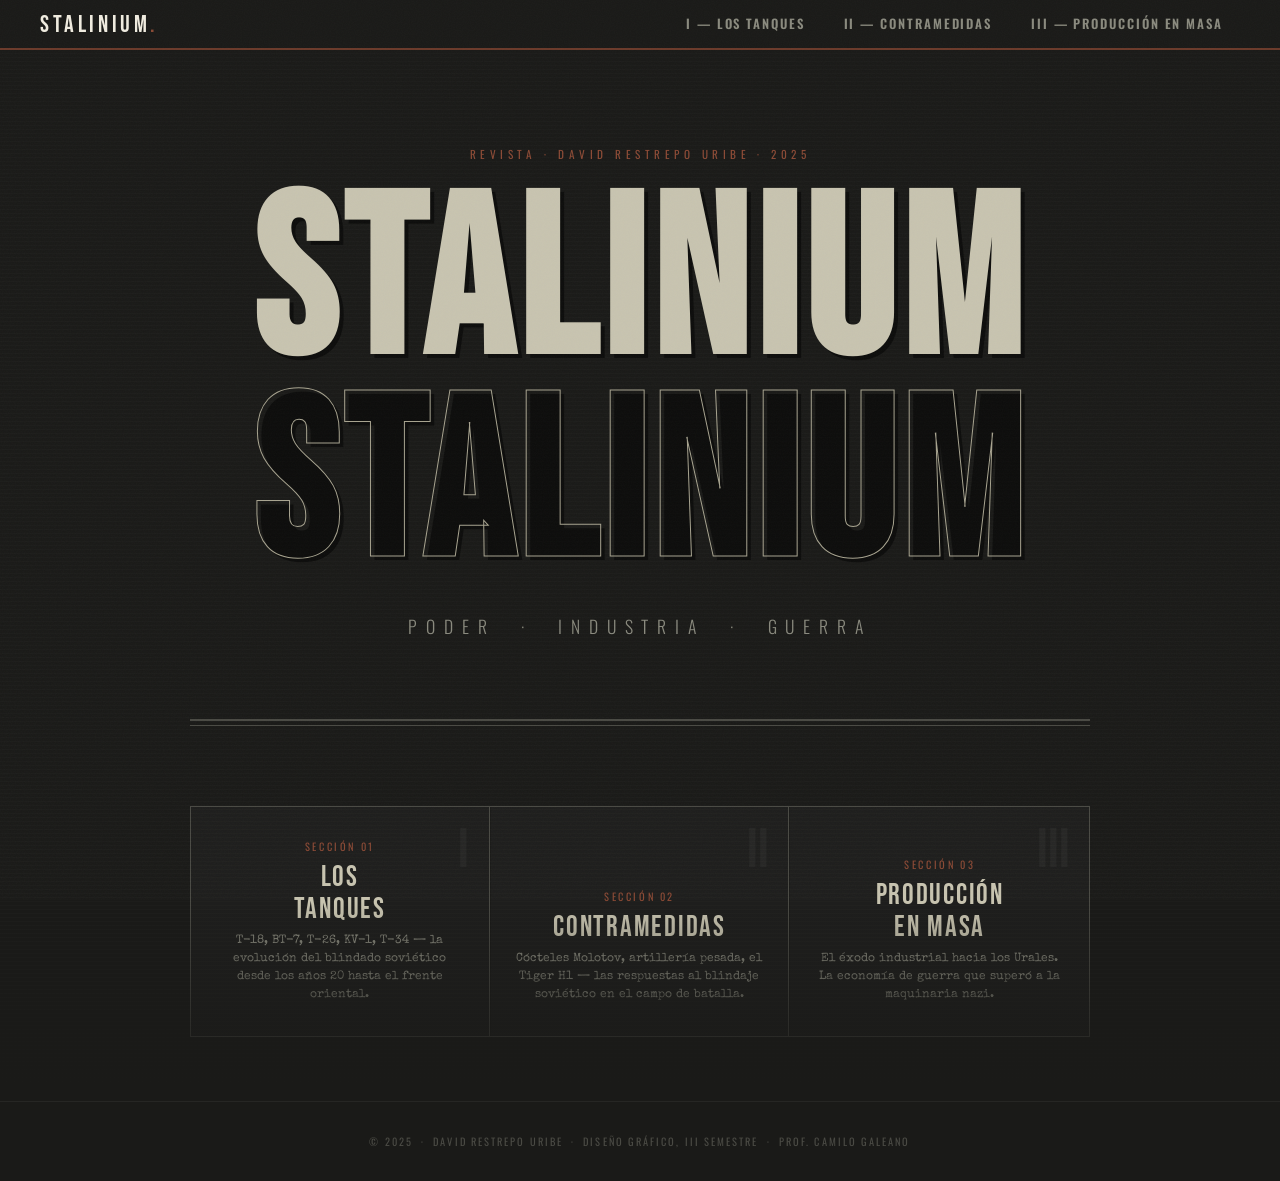
<file: INDEX.html>
<!DOCTYPE html>
<html lang="es">
<head>
  <meta charset="UTF-8">
  <meta name="viewport" content="width=device-width, initial-scale=1.0">
  <title>Stalinium — Poder, Industria, Guerra</title>
  <link rel="stylesheet" href="style.css">
</head>
<body id="home">

  <nav class="site-nav">
    <a href="index.html" class="nav-brand">STALINIUM<span>.</span></a>
    <ul class="nav-links">
      <li><a href="seccion1.html">I — Los Tanques</a></li>
      <li><a href="seccion2.html">II — Contramedidas</a></li>
      <li><a href="seccion3.html">III — Producción en Masa</a></li>
    </ul>
  </nav>

  <section class="home-hero">
    <p class="home-eyebrow">Revista · David Restrepo Uribe · 2025</p>
    <h1 class="home-title">
      STALINIUM<br>
      <span class="outline">STALINIUM</span>
    </h1>
    <p class="home-subtitle">Poder &nbsp;·&nbsp; Industria &nbsp;·&nbsp; Guerra</p>

    <hr class="divider" style="width:100%;max-width:900px;">

    <div class="home-nav-grid">

      <a href="seccion1.html" class="home-nav-card">
        <span class="card-num">I</span>
        <span class="card-tag">Sección 01</span>
        <span class="card-title">Los<br>Tanques</span>
        <span class="card-desc">T-18, BT-7, T-26, KV-1, T-34 — la evolución del blindado soviético desde los años 20 hasta el frente oriental.</span>
      </a>

      <a href="seccion2.html" class="home-nav-card">
        <span class="card-num">II</span>
        <span class="card-tag">Sección 02</span>
        <span class="card-title">Contra&shy;medidas</span>
        <span class="card-desc">Cócteles Molotov, artillería pesada, el Tiger H1 — las respuestas al blindaje soviético en el campo de batalla.</span>
      </a>

      <a href="seccion3.html" class="home-nav-card">
        <span class="card-num">III</span>
        <span class="card-tag">Sección 03</span>
        <span class="card-title">Producción<br>en Masa</span>
        <span class="card-desc">El éxodo industrial hacia los Urales. La economía de guerra que superó a la maquinaria nazi.</span>
      </a>

    </div>
  </section>

  <footer class="home-footer">
    <p>© 2025 &nbsp;·&nbsp; David Restrepo Uribe &nbsp;·&nbsp; Diseño Gráfico, III Semestre &nbsp;·&nbsp; Prof. Camilo Galeano</p>
  </footer>

</body>
</html>
</file>
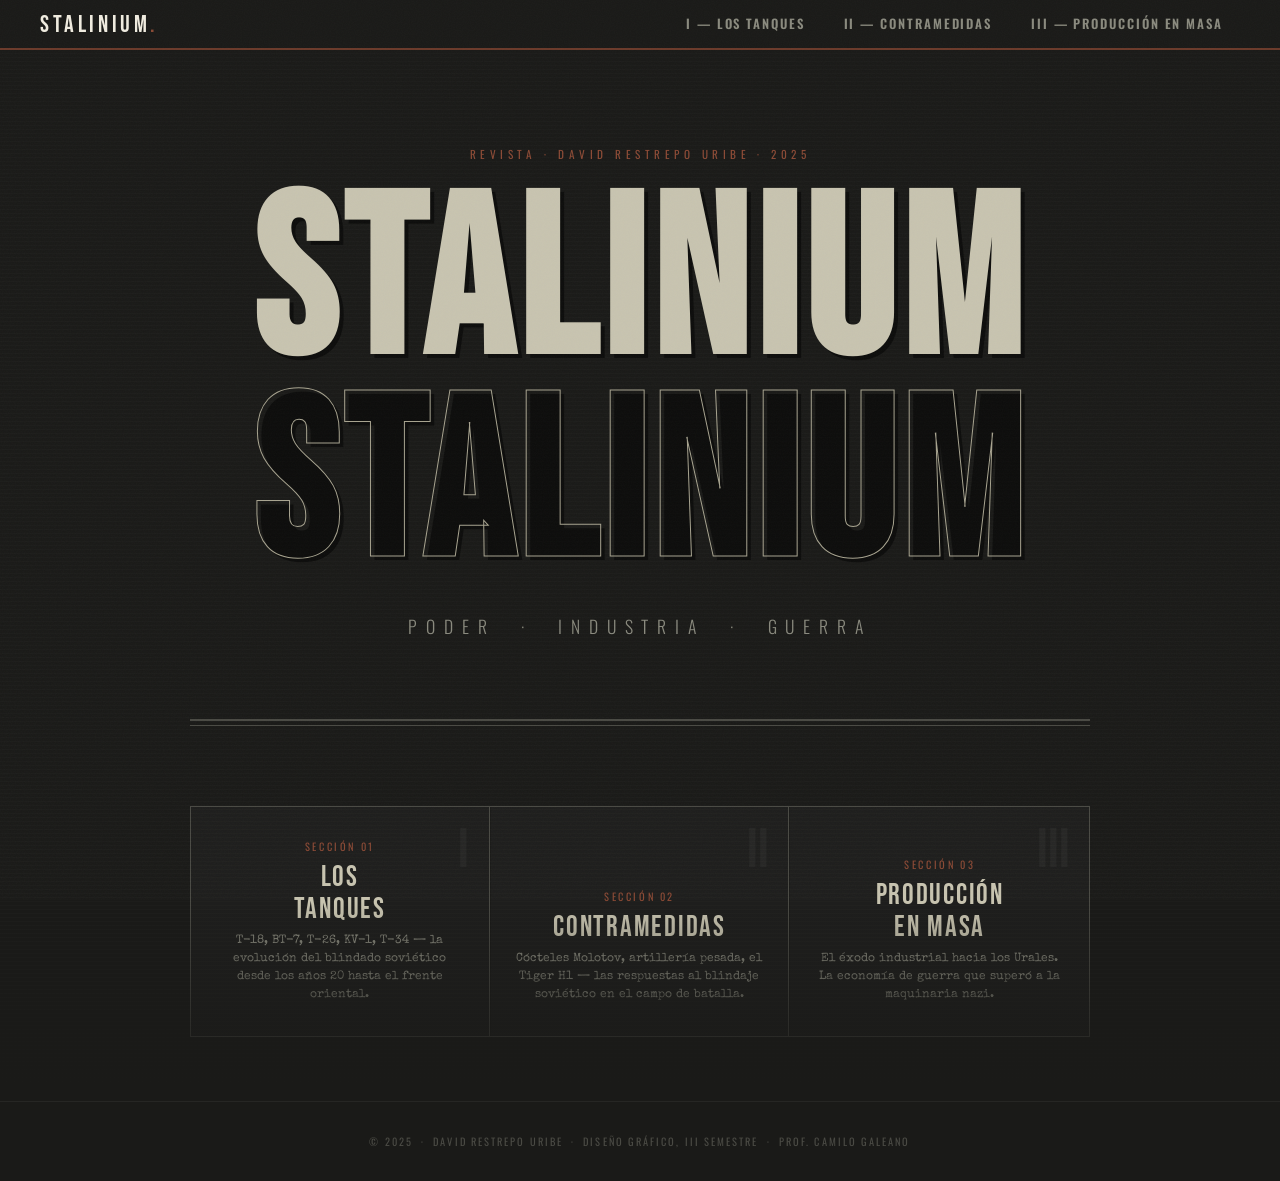
<file: Index.html>
<!DOCTYPE html>
<html lang="es">
<head>
  <meta charset="UTF-8">
  <meta name="viewport" content="width=device-width, initial-scale=1.0">
  <title>Stalinium — Poder, Industria, Guerra</title>
  <link rel="stylesheet" href="style.css">
</head>
<body id="home">

  <nav class="site-nav">
    <a href="index.html" class="nav-brand">STALINIUM<span>.</span></a>
    <ul class="nav-links">
      <li><a href="seccion1.html">I — Los Tanques</a></li>
      <li><a href="seccion2.html">II — Contramedidas</a></li>
      <li><a href="seccion3.html">III — Producción en Masa</a></li>
    </ul>
  </nav>

  <section class="home-hero">
    <p class="home-eyebrow">Revista · David Restrepo Uribe · 2025</p>
    <h1 class="home-title">
      STALINIUM<br>
      <span class="outline">STALINIUM</span>
    </h1>
    <p class="home-subtitle">Poder &nbsp;·&nbsp; Industria &nbsp;·&nbsp; Guerra</p>

    <hr class="divider" style="width:100%;max-width:900px;">

    <div class="home-nav-grid">

      <a href="seccion1.html" class="home-nav-card">
        <span class="card-num">I</span>
        <span class="card-tag">Sección 01</span>
        <span class="card-title">Los<br>Tanques</span>
        <span class="card-desc">T-18, BT-7, T-26, KV-1, T-34 — la evolución del blindado soviético desde los años 20 hasta el frente oriental.</span>
      </a>

      <a href="seccion2.html" class="home-nav-card">
        <span class="card-num">II</span>
        <span class="card-tag">Sección 02</span>
        <span class="card-title">Contra&shy;medidas</span>
        <span class="card-desc">Cócteles Molotov, artillería pesada, el Tiger H1 — las respuestas al blindaje soviético en el campo de batalla.</span>
      </a>

      <a href="seccion3.html" class="home-nav-card">
        <span class="card-num">III</span>
        <span class="card-tag">Sección 03</span>
        <span class="card-title">Producción<br>en Masa</span>
        <span class="card-desc">El éxodo industrial hacia los Urales. La economía de guerra que superó a la maquinaria nazi.</span>
      </a>

    </div>
  </section>

  <footer class="home-footer">
    <p>© 2025 &nbsp;·&nbsp; David Restrepo Uribe &nbsp;·&nbsp; Diseño Gráfico, III Semestre &nbsp;·&nbsp; Prof. Camilo Galeano</p>
  </footer>

</body>
</html>
</file>
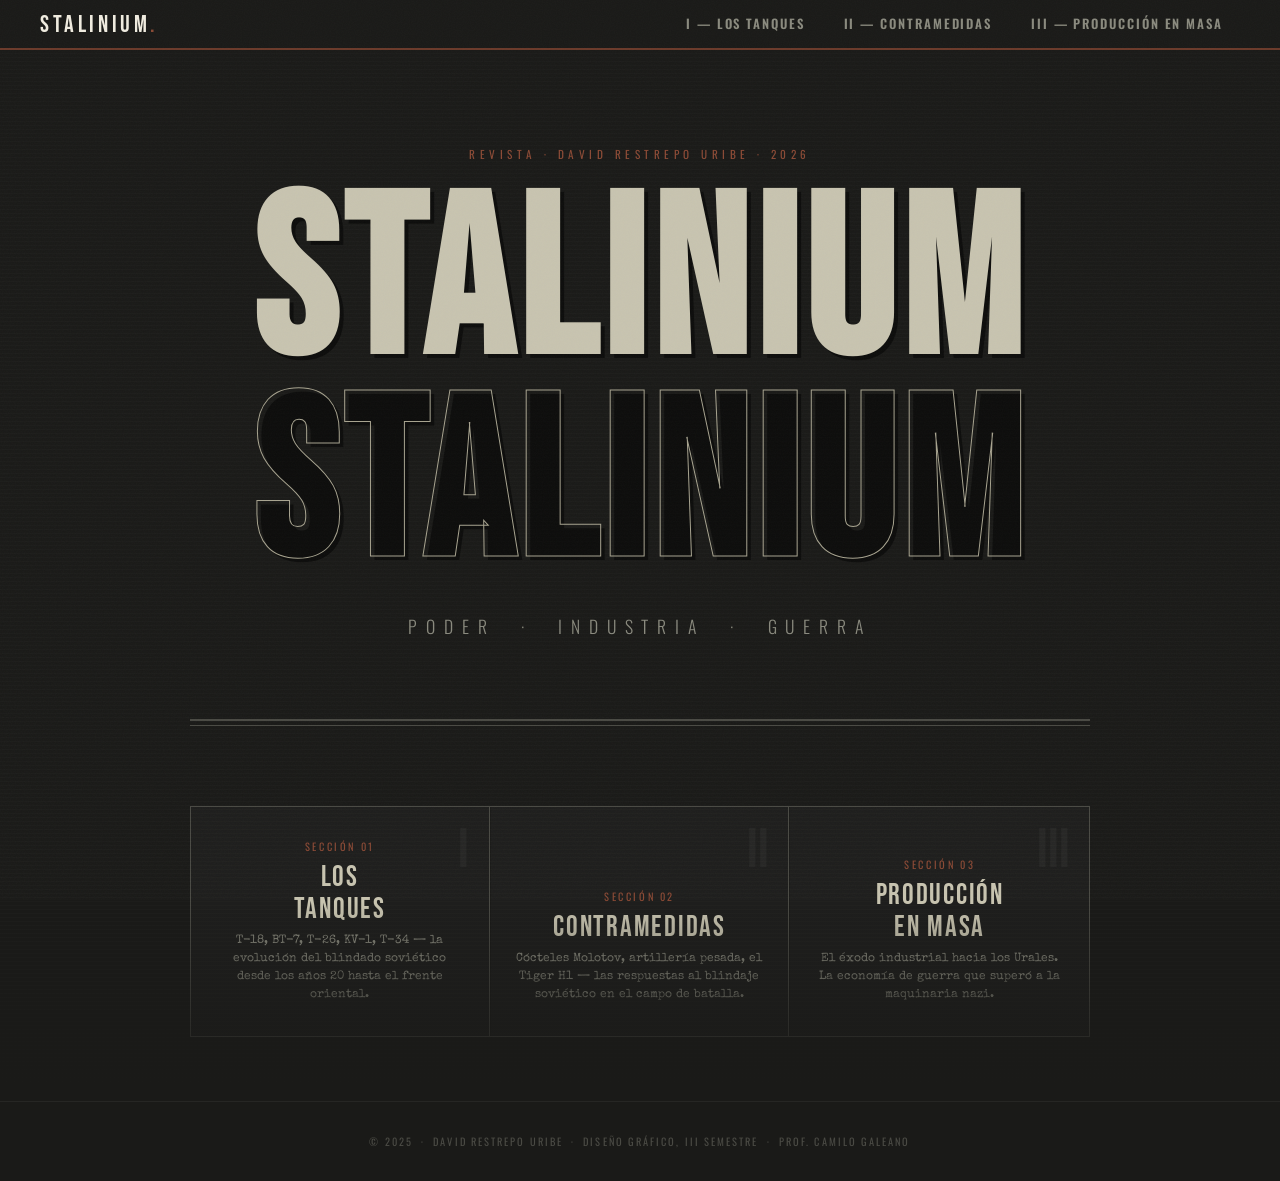
<file: index.html>
<!DOCTYPE html>
<html lang="es">
<head>
  <meta charset="UTF-8">
  <meta name="viewport" content="width=device-width, initial-scale=1.0">
  <title>Stalinium — Poder, Industria, Guerra</title>
  <link rel="stylesheet" href="style.css">
</head>
<body id="home">

  <nav class="site-nav">
    <a href="index.html" class="nav-brand">STALINIUM<span>.</span></a>
    <ul class="nav-links">
      <li><a href="seccion1.html">I — Los Tanques</a></li>
      <li><a href="seccion2.html">II — Contramedidas</a></li>
      <li><a href="seccion3.html">III — Producción en Masa</a></li>
    </ul>
  </nav>

  <section class="home-hero">
    <p class="home-eyebrow">Revista · David Restrepo Uribe · 2026</p>
    <h1 class="home-title">
      STALINIUM<br>
      <span class="outline">STALINIUM</span>
    </h1>
    <p class="home-subtitle">Poder &nbsp;·&nbsp; Industria &nbsp;·&nbsp; Guerra</p>

    <hr class="divider" style="width:100%;max-width:900px;">

    <div class="home-nav-grid">

      <a href="seccion1.html" class="home-nav-card">
        <span class="card-num">I</span>
        <span class="card-tag">Sección 01</span>
        <span class="card-title">Los<br>Tanques</span>
        <span class="card-desc">T-18, BT-7, T-26, KV-1, T-34 — la evolución del blindado soviético desde los años 20 hasta el frente oriental.</span>
      </a>

      <a href="seccion2.html" class="home-nav-card">
        <span class="card-num">II</span>
        <span class="card-tag">Sección 02</span>
        <span class="card-title">Contra&shy;medidas</span>
        <span class="card-desc">Cócteles Molotov, artillería pesada, el Tiger H1 — las respuestas al blindaje soviético en el campo de batalla.</span>
      </a>

      <a href="seccion3.html" class="home-nav-card">
        <span class="card-num">III</span>
        <span class="card-tag">Sección 03</span>
        <span class="card-title">Producción<br>en Masa</span>
        <span class="card-desc">El éxodo industrial hacia los Urales. La economía de guerra que superó a la maquinaria nazi.</span>
      </a>

    </div>
  </section>

  <footer class="home-footer">
    <p>© 2025 &nbsp;·&nbsp; David Restrepo Uribe &nbsp;·&nbsp; Diseño Gráfico, III Semestre &nbsp;·&nbsp; Prof. Camilo Galeano</p>
  </footer>

</body>
</html>
</file>
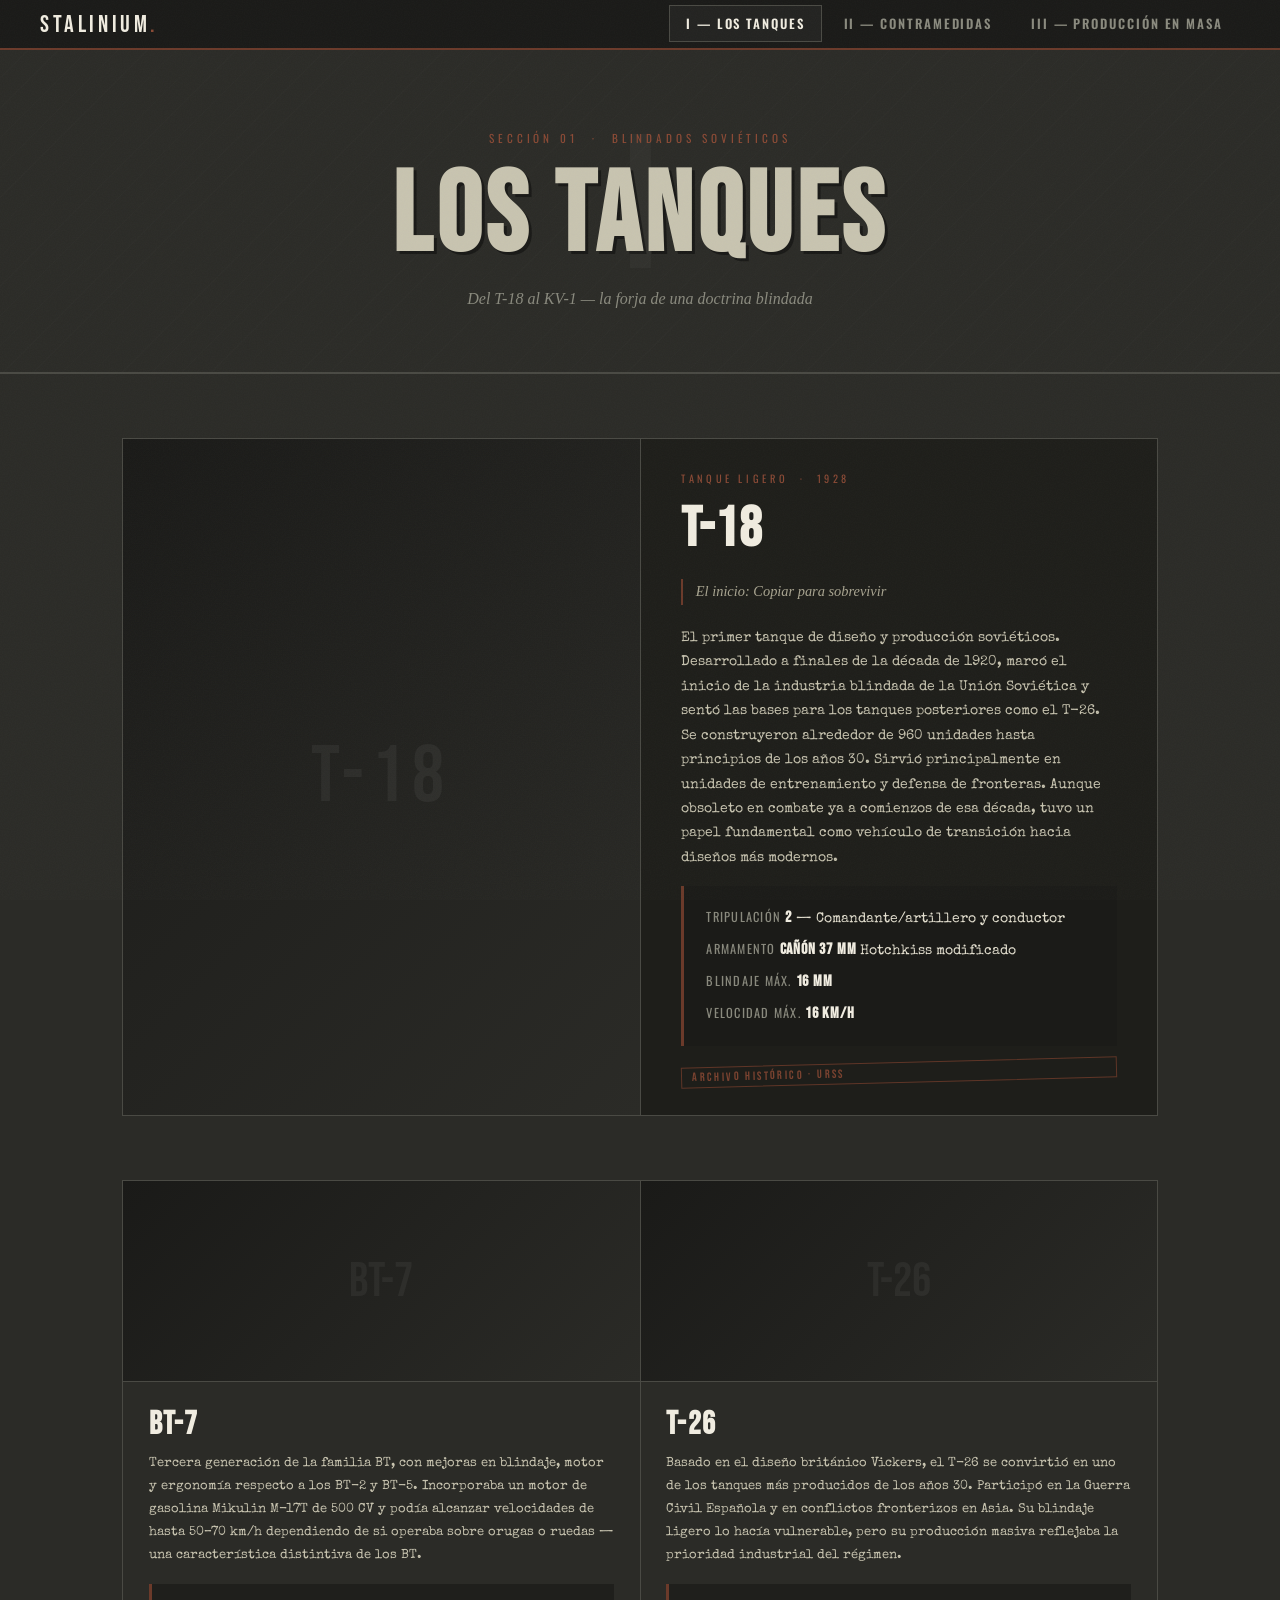
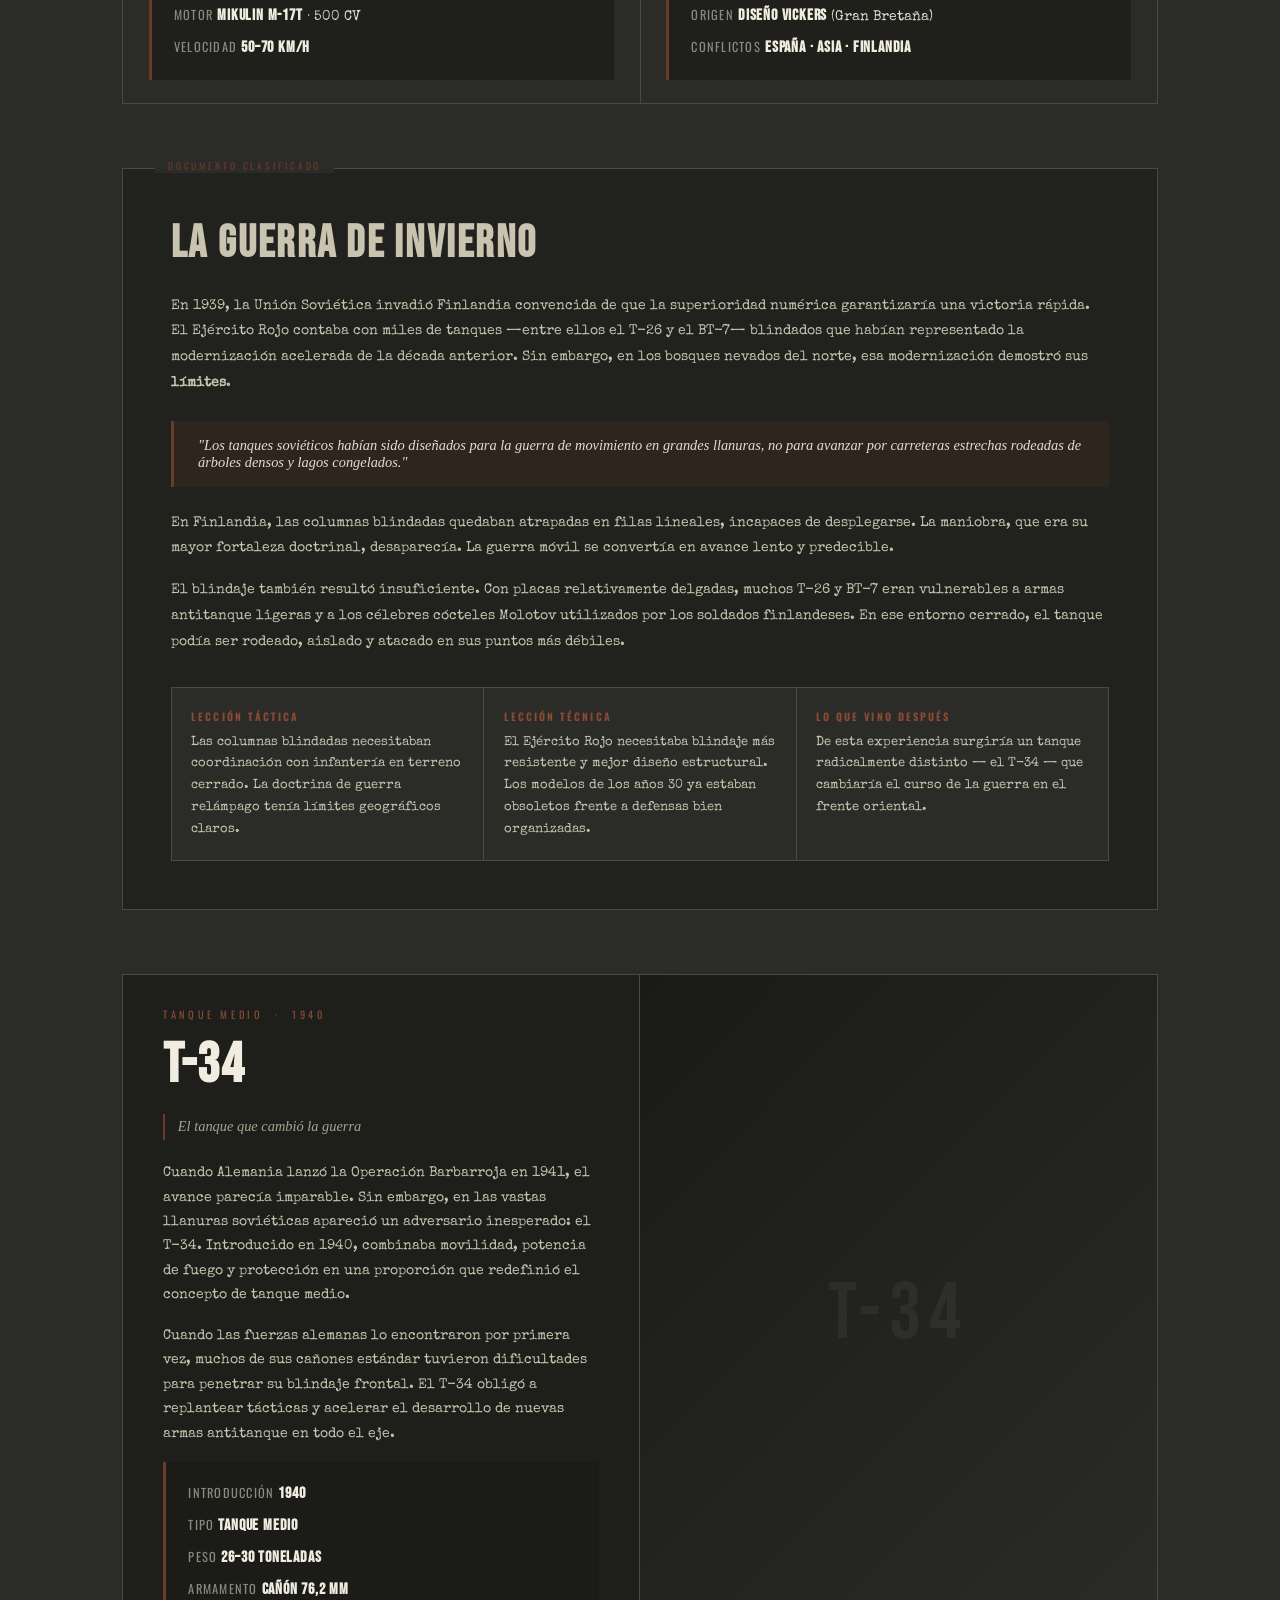
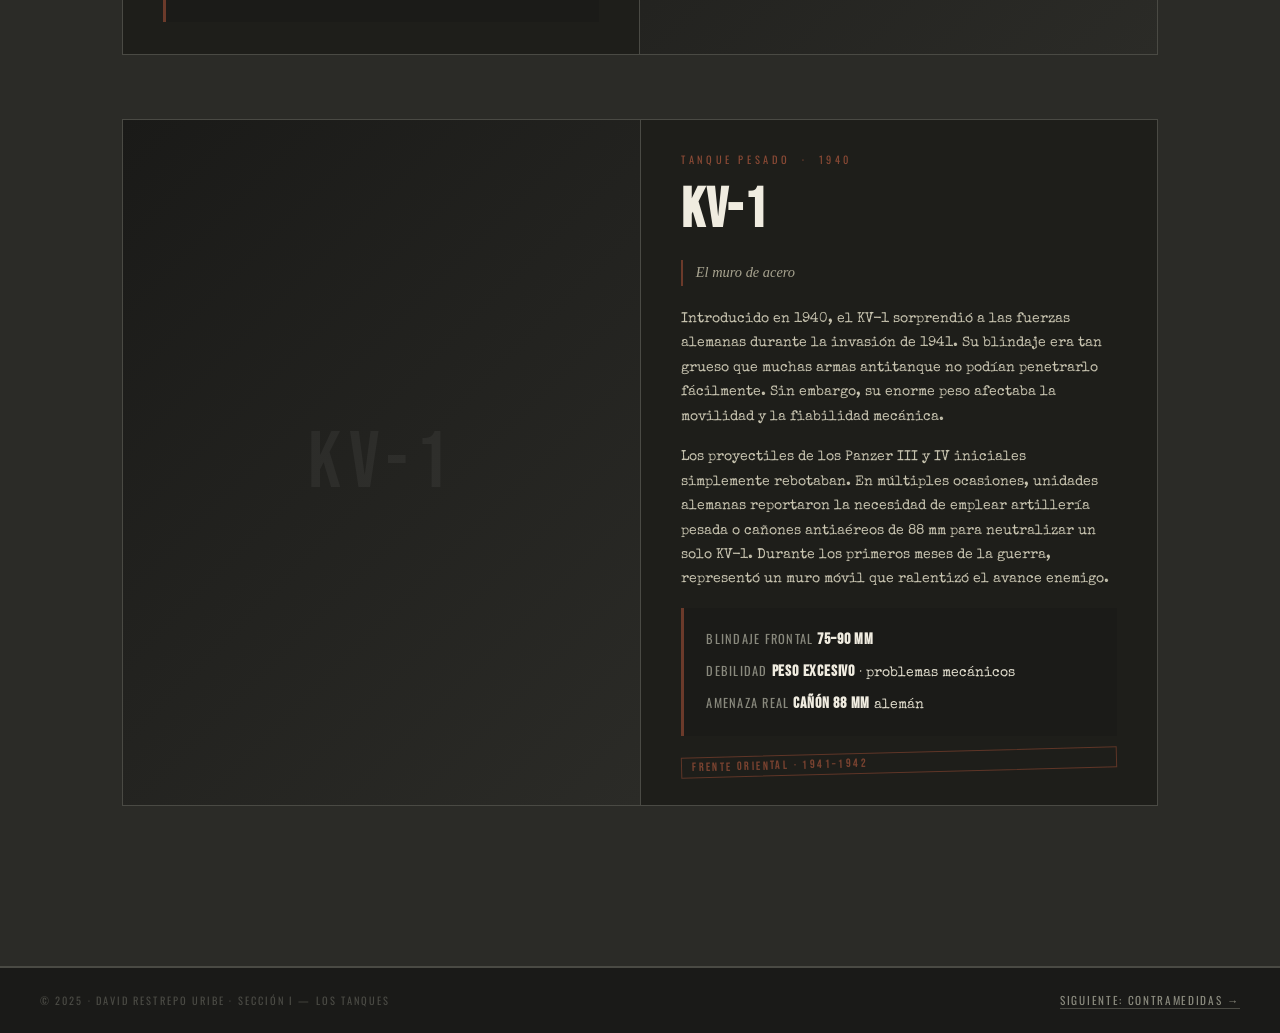
<file: seccion1.html>
<!DOCTYPE html>
<html lang="es">
<head>
  <meta charset="UTF-8">
  <meta name="viewport" content="width=device-width, initial-scale=1.0">
  <title>Stalinium — Los Tanques</title>
  <link rel="stylesheet" href="style.css">
</head>
<body id="sec1">

  <nav class="site-nav">
    <a href="index.html" class="nav-brand">STALINIUM<span>.</span></a>
    <ul class="nav-links">
      <li><a href="seccion1.html" class="active">I — Los Tanques</a></li>
      <li><a href="seccion2.html">II — Contramedidas</a></li>
      <li><a href="seccion3.html">III — Producción en Masa</a></li>
    </ul>
  </nav>

  <main class="page-wrapper">

    <!-- HERO -->
    <div class="section-hero">
      <span class="section-num">I</span>
      <p class="eyebrow">Sección 01 &nbsp;·&nbsp; Blindados Soviéticos</p>
      <h1>LOS TANQUES</h1>
      <p class="subtitle">Del T-18 al KV-1 — la forja de una doctrina blindada</p>
    </div>

    <div class="content-area">

      <!-- ── T-18 ── -->
      <div class="tank-card">
        <div class="tank-card-img">
          <div class="img-placeholder">T-18</div>
        </div>
        <div class="tank-card-body">
          <span class="tank-designation">Tanque ligero &nbsp;·&nbsp; 1928</span>
          <h2>T-18</h2>
          <p class="tank-subtitle">El inicio: Copiar para sobrevivir</p>
          <p>El primer tanque de diseño y producción soviéticos. Desarrollado a finales de la década de 1920, marcó el inicio de la industria blindada de la Unión Soviética y sentó las bases para los tanques posteriores como el T-26. Se construyeron alrededor de 960 unidades hasta principios de los años 30. Sirvió principalmente en unidades de entrenamiento y defensa de fronteras. Aunque obsoleto en combate ya a comienzos de esa década, tuvo un papel fundamental como vehículo de transición hacia diseños más modernos.</p>
          <div class="ficha">
            <span>Tripulación</span> <strong>2</strong> — Comandante/artillero y conductor<br>
            <span>Armamento</span> <strong>Cañón 37 mm</strong> Hotchkiss modificado<br>
            <span>Blindaje máx.</span> <strong>16 mm</strong><br>
            <span>Velocidad máx.</span> <strong>16 km/h</strong>
          </div>
          <span class="stamp">Archivo histórico · URSS</span>
        </div>
      </div>

      <!-- ── BT-7 y T-26 ── -->
      <div class="tank-row">
        <div class="tank-mini">
          <div class="tank-mini-img">
            <div class="img-placeholder">BT-7</div>
          </div>
          <div class="tank-mini-body">
            <h3>BT-7</h3>
            <p>Tercera generación de la familia BT, con mejoras en blindaje, motor y ergonomía respecto a los BT-2 y BT-5. Incorporaba un motor de gasolina Mikulin M-17T de 500 CV y podía alcanzar velocidades de hasta 50–70 km/h dependiendo de si operaba sobre orugas o ruedas — una característica distintiva de los BT.</p>
            <div class="ficha" style="margin-top:1rem;">
              <span>Motor</span> <strong>Mikulin M-17T</strong> · 500 CV<br>
              <span>Velocidad</span> <strong>50–70 km/h</strong>
            </div>
          </div>
        </div>

        <div class="tank-mini">
          <div class="tank-mini-img">
            <div class="img-placeholder">T-26</div>
          </div>
          <div class="tank-mini-body">
            <h3>T-26</h3>
            <p>Basado en el diseño británico Vickers, el T-26 se convirtió en uno de los tanques más producidos de los años 30. Participó en la Guerra Civil Española y en conflictos fronterizos en Asia. Su blindaje ligero lo hacía vulnerable, pero su producción masiva reflejaba la prioridad industrial del régimen.</p>
            <div class="ficha" style="margin-top:1rem;">
              <span>Origen</span> <strong>Diseño Vickers</strong> (Gran Bretaña)<br>
              <span>Conflictos</span> <strong>España · Asia · Finlandia</strong>
            </div>
          </div>
        </div>
      </div>

      <!-- ── GUERRA DE INVIERNO ── -->
      <div class="war-block">
        <h2>LA GUERRA DE INVIERNO</h2>
        <p>En 1939, la Unión Soviética invadió Finlandia convencida de que la superioridad numérica garantizaría una victoria rápida. El Ejército Rojo contaba con miles de tanques —entre ellos el T-26 y el BT-7— blindados que habían representado la modernización acelerada de la década anterior. Sin embargo, en los bosques nevados del norte, esa modernización demostró sus <strong>límites</strong>.</p>

        <div class="highlight">
          "Los tanques soviéticos habían sido diseñados para la guerra de movimiento en grandes llanuras, no para avanzar por carreteras estrechas rodeadas de árboles densos y lagos congelados."
        </div>

        <p>En Finlandia, las columnas blindadas quedaban atrapadas en filas lineales, incapaces de desplegarse. La maniobra, que era su mayor fortaleza doctrinal, desaparecía. La guerra móvil se convertía en avance lento y predecible.</p>
        <p>El blindaje también resultó insuficiente. Con placas relativamente delgadas, muchos T-26 y BT-7 eran vulnerables a armas antitanque ligeras y a los célebres cócteles Molotov utilizados por los soldados finlandeses. En ese entorno cerrado, el tanque podía ser rodeado, aislado y atacado en sus puntos más débiles.</p>

        <div class="war-conclusion">
          <div class="war-conclusion-item">
            <strong>Lección táctica</strong>
            Las columnas blindadas necesitaban coordinación con infantería en terreno cerrado. La doctrina de guerra relámpago tenía límites geográficos claros.
          </div>
          <div class="war-conclusion-item">
            <strong>Lección técnica</strong>
            El Ejército Rojo necesitaba blindaje más resistente y mejor diseño estructural. Los modelos de los años 30 ya estaban obsoletos frente a defensas bien organizadas.
          </div>
          <div class="war-conclusion-item">
            <strong>Lo que vino después</strong>
            De esta experiencia surgiría un tanque radicalmente distinto — el T-34 — que cambiaría el curso de la guerra en el frente oriental.
          </div>
        </div>
      </div>

      <!-- ── T-34 ── -->
      <div class="tank-card reverse">
        <div class="tank-card-img">
          <div class="img-placeholder">T-34</div>
        </div>
        <div class="tank-card-body">
          <span class="tank-designation">Tanque medio &nbsp;·&nbsp; 1940</span>
          <h2>T-34</h2>
          <p class="tank-subtitle">El tanque que cambió la guerra</p>
          <p>Cuando Alemania lanzó la Operación Barbarroja en 1941, el avance parecía imparable. Sin embargo, en las vastas llanuras soviéticas apareció un adversario inesperado: el T-34. Introducido en 1940, combinaba movilidad, potencia de fuego y protección en una proporción que redefinió el concepto de tanque medio.</p>
          <p>Cuando las fuerzas alemanas lo encontraron por primera vez, muchos de sus cañones estándar tuvieron dificultades para penetrar su blindaje frontal. El T-34 obligó a replantear tácticas y acelerar el desarrollo de nuevas armas antitanque en todo el eje.</p>
          <div class="ficha">
            <span>Introducción</span> <strong>1940</strong><br>
            <span>Tipo</span> <strong>Tanque medio</strong><br>
            <span>Peso</span> <strong>26–30 toneladas</strong><br>
            <span>Armamento</span> <strong>Cañón 76,2 mm</strong>
          </div>
        </div>
      </div>

      <!-- ── KV-1 ── -->
      <div class="tank-card">
        <div class="tank-card-img">
          <div class="img-placeholder">KV-1</div>
        </div>
        <div class="tank-card-body">
          <span class="tank-designation">Tanque pesado &nbsp;·&nbsp; 1940</span>
          <h2>KV-1</h2>
          <p class="tank-subtitle">El muro de acero</p>
          <p>Introducido en 1940, el KV-1 sorprendió a las fuerzas alemanas durante la invasión de 1941. Su blindaje era tan grueso que muchas armas antitanque no podían penetrarlo fácilmente. Sin embargo, su enorme peso afectaba la movilidad y la fiabilidad mecánica.</p>
          <p>Los proyectiles de los Panzer III y IV iniciales simplemente rebotaban. En múltiples ocasiones, unidades alemanas reportaron la necesidad de emplear artillería pesada o cañones antiaéreos de 88 mm para neutralizar un solo KV-1. Durante los primeros meses de la guerra, representó un muro móvil que ralentizó el avance enemigo.</p>
          <div class="ficha">
            <span>Blindaje frontal</span> <strong>75–90 mm</strong><br>
            <span>Debilidad</span> <strong>Peso excesivo</strong> · problemas mecánicos<br>
            <span>Amenaza real</span> <strong>Cañón 88 mm</strong> alemán
          </div>
          <span class="stamp">Frente oriental · 1941–1942</span>
        </div>
      </div>

    </div><!-- /content-area -->

    <footer class="page-footer">
      <p>© 2025 · David Restrepo Uribe · Sección I — Los Tanques</p>
      <a href="seccion2.html" class="back-home">Siguiente: Contramedidas →</a>
    </footer>

  </main>
</body>
</html>
</file>
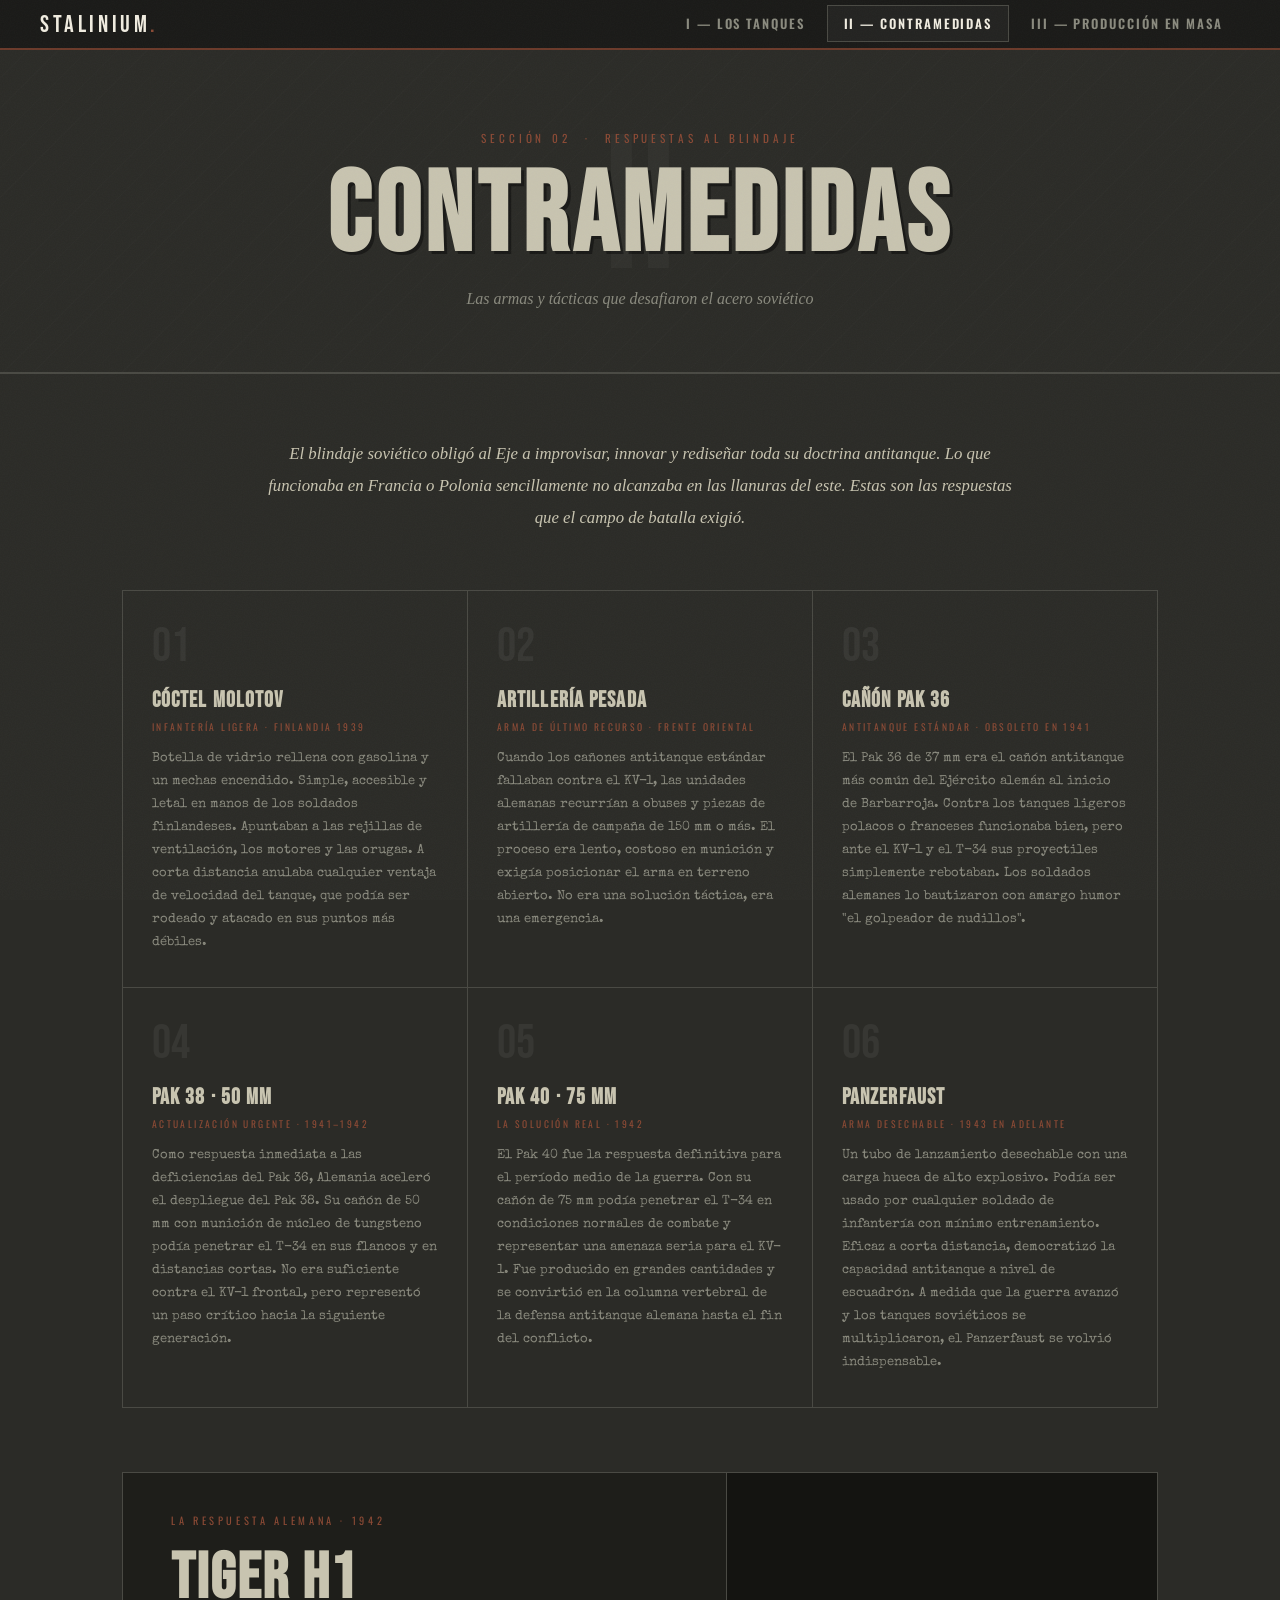
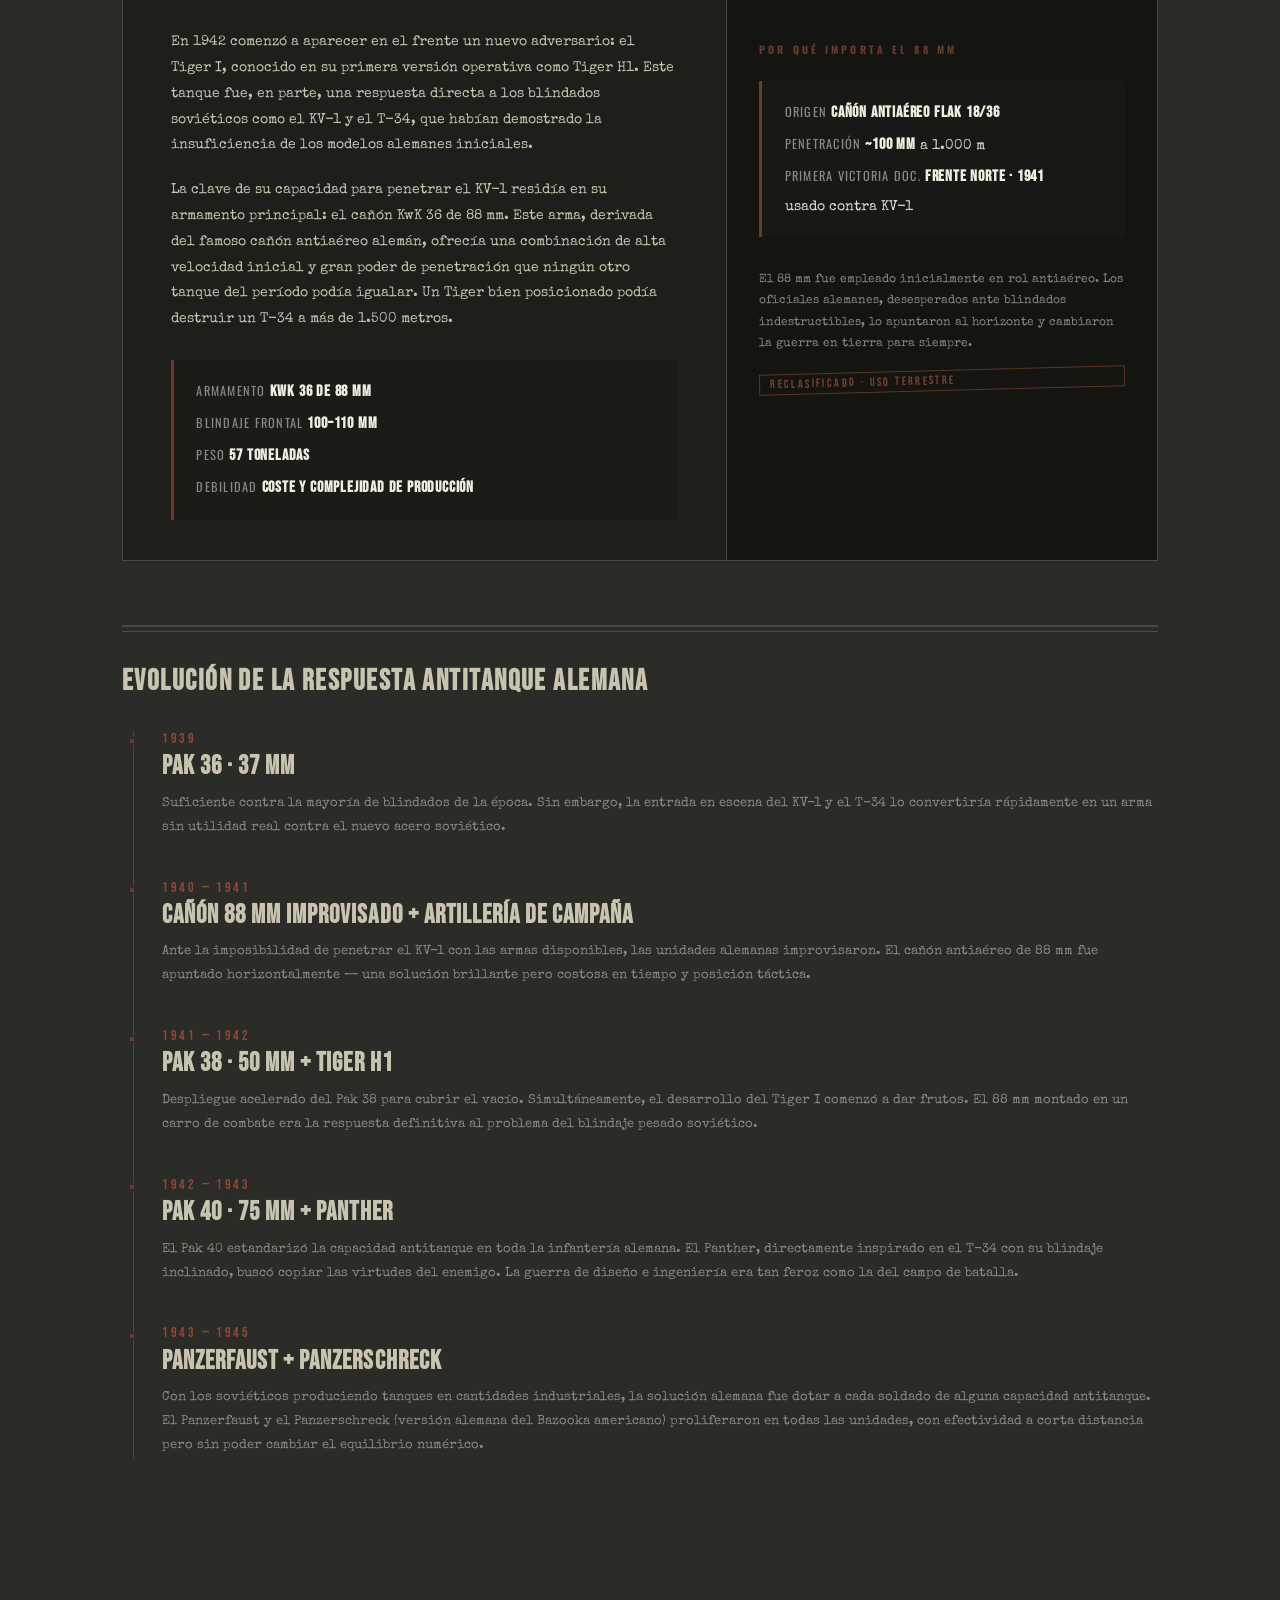
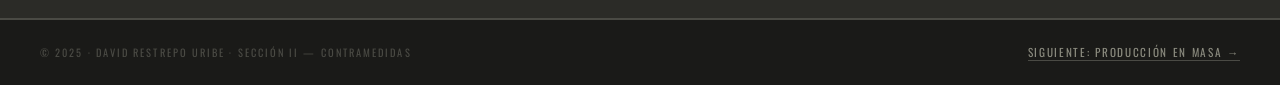
<file: seccion2.html>
<!DOCTYPE html>
<html lang="es">
<head>
  <meta charset="UTF-8">
  <meta name="viewport" content="width=device-width, initial-scale=1.0">
  <title>Stalinium — Contramedidas</title>
  <link rel="stylesheet" href="style.css">
</head>
<body id="sec2">

  <nav class="site-nav">
    <a href="index.html" class="nav-brand">STALINIUM<span>.</span></a>
    <ul class="nav-links">
      <li><a href="seccion1.html">I — Los Tanques</a></li>
      <li><a href="seccion2.html" class="active">II — Contramedidas</a></li>
      <li><a href="seccion3.html">III — Producción en Masa</a></li>
    </ul>
  </nav>

  <main class="page-wrapper">

    <!-- HERO -->
    <div class="section-hero">
      <span class="section-num">II</span>
      <p class="eyebrow">Sección 02 &nbsp;·&nbsp; Respuestas al Blindaje</p>
      <h1>CONTRA&shy;MEDIDAS</h1>
      <p class="subtitle">Las armas y tácticas que desafiaron el acero soviético</p>
    </div>

    <div class="content-area">

      <p class="counter-intro">
        El blindaje soviético obligó al Eje a improvisar, innovar y rediseñar toda su doctrina antitanque. Lo que funcionaba en Francia o Polonia sencillamente no alcanzaba en las llanuras del este. Estas son las respuestas que el campo de batalla exigió.
      </p>

      <!-- ── GRID DE CONTRAMEDIDAS ── -->
      <div class="counter-grid">

        <div class="counter-item">
          <div class="counter-icon">01</div>
          <h3>Cóctel Molotov</h3>
          <p class="counter-sub">Infantería ligera · Finlandia 1939</p>
          <p>Botella de vidrio rellena con gasolina y un mechas encendido. Simple, accesible y letal en manos de los soldados finlandeses. Apuntaban a las rejillas de ventilación, los motores y las orugas. A corta distancia anulaba cualquier ventaja de velocidad del tanque, que podía ser rodeado y atacado en sus puntos más débiles.</p>
        </div>

        <div class="counter-item">
          <div class="counter-icon">02</div>
          <h3>Artillería Pesada</h3>
          <p class="counter-sub">Arma de último recurso · Frente oriental</p>
          <p>Cuando los cañones antitanque estándar fallaban contra el KV-1, las unidades alemanas recurrían a obuses y piezas de artillería de campaña de 150 mm o más. El proceso era lento, costoso en munición y exigía posicionar el arma en terreno abierto. No era una solución táctica, era una emergencia.</p>
        </div>

        <div class="counter-item">
          <div class="counter-icon">03</div>
          <h3>Cañón Pak 36</h3>
          <p class="counter-sub">Antitanque estándar · Obsoleto en 1941</p>
          <p>El Pak 36 de 37 mm era el cañón antitanque más común del Ejército alemán al inicio de Barbarroja. Contra los tanques ligeros polacos o franceses funcionaba bien, pero ante el KV-1 y el T-34 sus proyectiles simplemente rebotaban. Los soldados alemanes lo bautizaron con amargo humor "el golpeador de nudillos".</p>
        </div>

        <div class="counter-item">
          <div class="counter-icon">04</div>
          <h3>Pak 38 · 50 mm</h3>
          <p class="counter-sub">Actualización urgente · 1941–1942</p>
          <p>Como respuesta inmediata a las deficiencias del Pak 36, Alemania aceleró el despliegue del Pak 38. Su cañón de 50 mm con munición de núcleo de tungsteno podía penetrar el T-34 en sus flancos y en distancias cortas. No era suficiente contra el KV-1 frontal, pero representó un paso crítico hacia la siguiente generación.</p>
        </div>

        <div class="counter-item">
          <div class="counter-icon">05</div>
          <h3>Pak 40 · 75 mm</h3>
          <p class="counter-sub">La solución real · 1942</p>
          <p>El Pak 40 fue la respuesta definitiva para el período medio de la guerra. Con su cañón de 75 mm podía penetrar el T-34 en condiciones normales de combate y representar una amenaza seria para el KV-1. Fue producido en grandes cantidades y se convirtió en la columna vertebral de la defensa antitanque alemana hasta el fin del conflicto.</p>
        </div>

        <div class="counter-item">
          <div class="counter-icon">06</div>
          <h3>Panzerfaust</h3>
          <p class="counter-sub">Arma desechable · 1943 en adelante</p>
          <p>Un tubo de lanzamiento desechable con una carga hueca de alto explosivo. Podía ser usado por cualquier soldado de infantería con mínimo entrenamiento. Eficaz a corta distancia, democratizó la capacidad antitanque a nivel de escuadrón. A medida que la guerra avanzó y los tanques soviéticos se multiplicaron, el Panzerfaust se volvió indispensable.</p>
        </div>

      </div>

      <!-- ── TIGER H1 ── -->
      <div class="tiger-block">
        <div class="tiger-block-body">
          <span class="enemy-tag">La respuesta alemana · 1942</span>
          <h2>TIGER H1</h2>
          <p>En 1942 comenzó a aparecer en el frente un nuevo adversario: el Tiger I, conocido en su primera versión operativa como Tiger H1. Este tanque fue, en parte, una respuesta directa a los blindados soviéticos como el KV-1 y el T-34, que habían demostrado la insuficiencia de los modelos alemanes iniciales.</p>
          <p>La clave de su capacidad para penetrar el KV-1 residía en su armamento principal: el cañón KwK 36 de 88 mm. Este arma, derivada del famoso cañón antiaéreo alemán, ofrecía una combinación de alta velocidad inicial y gran poder de penetración que ningún otro tanque del período podía igualar. Un Tiger bien posicionado podía destruir un T-34 a más de 1.500 metros.</p>
          <div class="ficha" style="margin-top:0.5rem;">
            <span>Armamento</span> <strong>KwK 36 de 88 mm</strong><br>
            <span>Blindaje frontal</span> <strong>100–110 mm</strong><br>
            <span>Peso</span> <strong>57 toneladas</strong><br>
            <span>Debilidad</span> <strong>Coste y complejidad de producción</strong>
          </div>
        </div>
        <div class="tiger-block-aside">
          <h4>Por qué importa el 88 mm</h4>
          <div class="ficha">
            <span>Origen</span> <strong>Cañón antiaéreo Flak 18/36</strong><br>
            <span>Penetración</span> <strong>~100 mm</strong> a 1.000 m<br>
            <span>Primera victoria doc.</span> <strong>Frente norte · 1941</strong><br>
            usado contra KV-1
          </div>
          <p style="font-size:0.78rem;line-height:1.7;color:var(--light);margin-top:1rem;">
            El 88 mm fue empleado inicialmente en rol antiaéreo. Los oficiales alemanes, desesperados ante blindados indestructibles, lo apuntaron al horizonte y cambiaron la guerra en tierra para siempre.
          </p>
          <span class="stamp">Reclasificado · Uso terrestre</span>
        </div>
      </div>

      <!-- ── LÍNEA DE TIEMPO ── -->
      <hr class="divider">
      <h3 style="font-family:'Bebas Neue',sans-serif;font-size:1.8rem;color:var(--paper);letter-spacing:0.05em;margin-bottom:2rem;">
        Evolución de la respuesta antitanque alemana
      </h3>

      <div class="timeline">

        <div class="timeline-item">
          <span class="tl-year">1939</span>
          <h3>Pak 36 · 37 mm</h3>
          <p>Suficiente contra la mayoría de blindados de la época. Sin embargo, la entrada en escena del KV-1 y el T-34 lo convertiría rápidamente en un arma sin utilidad real contra el nuevo acero soviético.</p>
        </div>

        <div class="timeline-item">
          <span class="tl-year">1940 — 1941</span>
          <h3>Cañón 88 mm improvisado + artillería de campaña</h3>
          <p>Ante la imposibilidad de penetrar el KV-1 con las armas disponibles, las unidades alemanas improvisaron. El cañón antiaéreo de 88 mm fue apuntado horizontalmente — una solución brillante pero costosa en tiempo y posición táctica.</p>
        </div>

        <div class="timeline-item">
          <span class="tl-year">1941 — 1942</span>
          <h3>Pak 38 · 50 mm + Tiger H1</h3>
          <p>Despliegue acelerado del Pak 38 para cubrir el vacío. Simultáneamente, el desarrollo del Tiger I comenzó a dar frutos. El 88 mm montado en un carro de combate era la respuesta definitiva al problema del blindaje pesado soviético.</p>
        </div>

        <div class="timeline-item">
          <span class="tl-year">1942 — 1943</span>
          <h3>Pak 40 · 75 mm + Panther</h3>
          <p>El Pak 40 estandarizó la capacidad antitanque en toda la infantería alemana. El Panther, directamente inspirado en el T-34 con su blindaje inclinado, buscó copiar las virtudes del enemigo. La guerra de diseño e ingeniería era tan feroz como la del campo de batalla.</p>
        </div>

        <div class="timeline-item">
          <span class="tl-year">1943 — 1945</span>
          <h3>Panzerfaust + Panzerschreck</h3>
          <p>Con los soviéticos produciendo tanques en cantidades industriales, la solución alemana fue dotar a cada soldado de alguna capacidad antitanque. El Panzerfaust y el Panzerschreck (versión alemana del Bazooka americano) proliferaron en todas las unidades, con efectividad a corta distancia pero sin poder cambiar el equilibrio numérico.</p>
        </div>

      </div>

    </div><!-- /content-area -->

    <footer class="page-footer">
      <p>© 2025 · David Restrepo Uribe · Sección II — Contramedidas</p>
      <a href="seccion3.html" class="back-home">Siguiente: Producción en Masa →</a>
    </footer>

  </main>
</body>
</html>
</file>
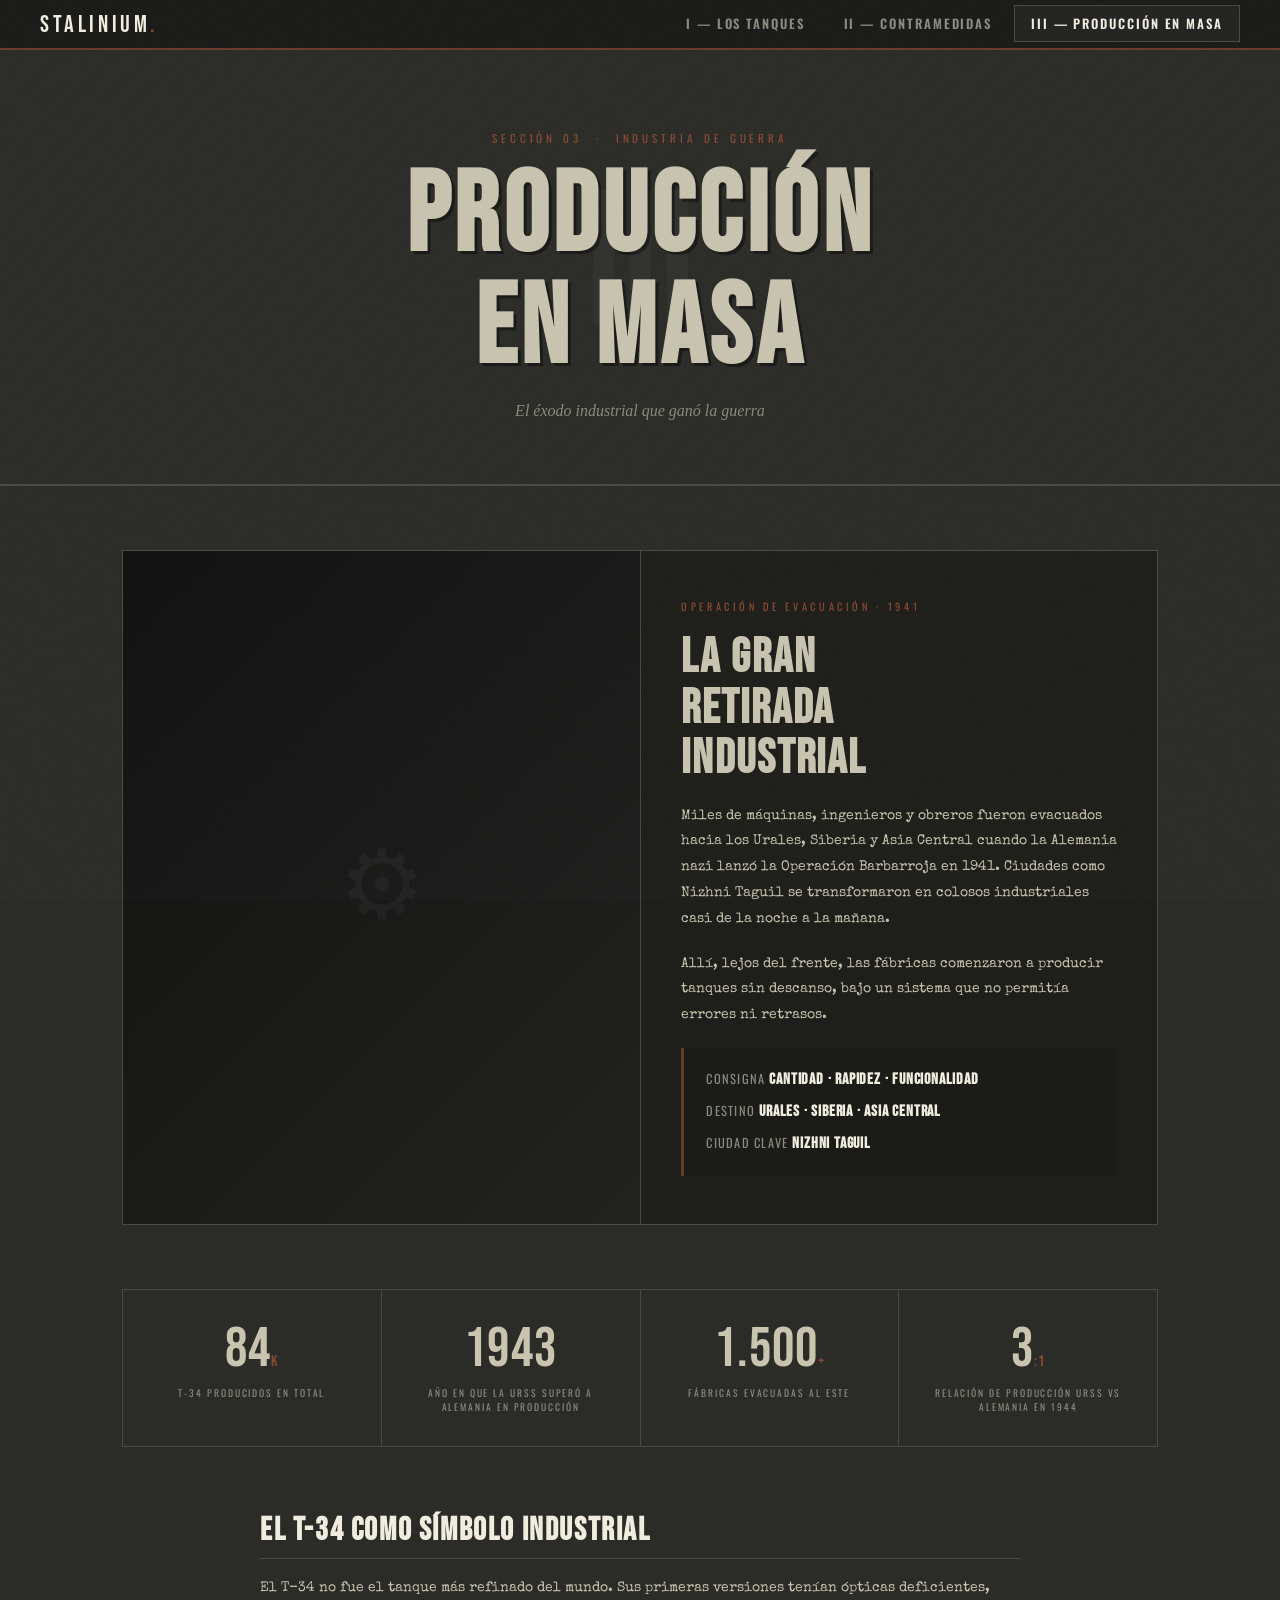
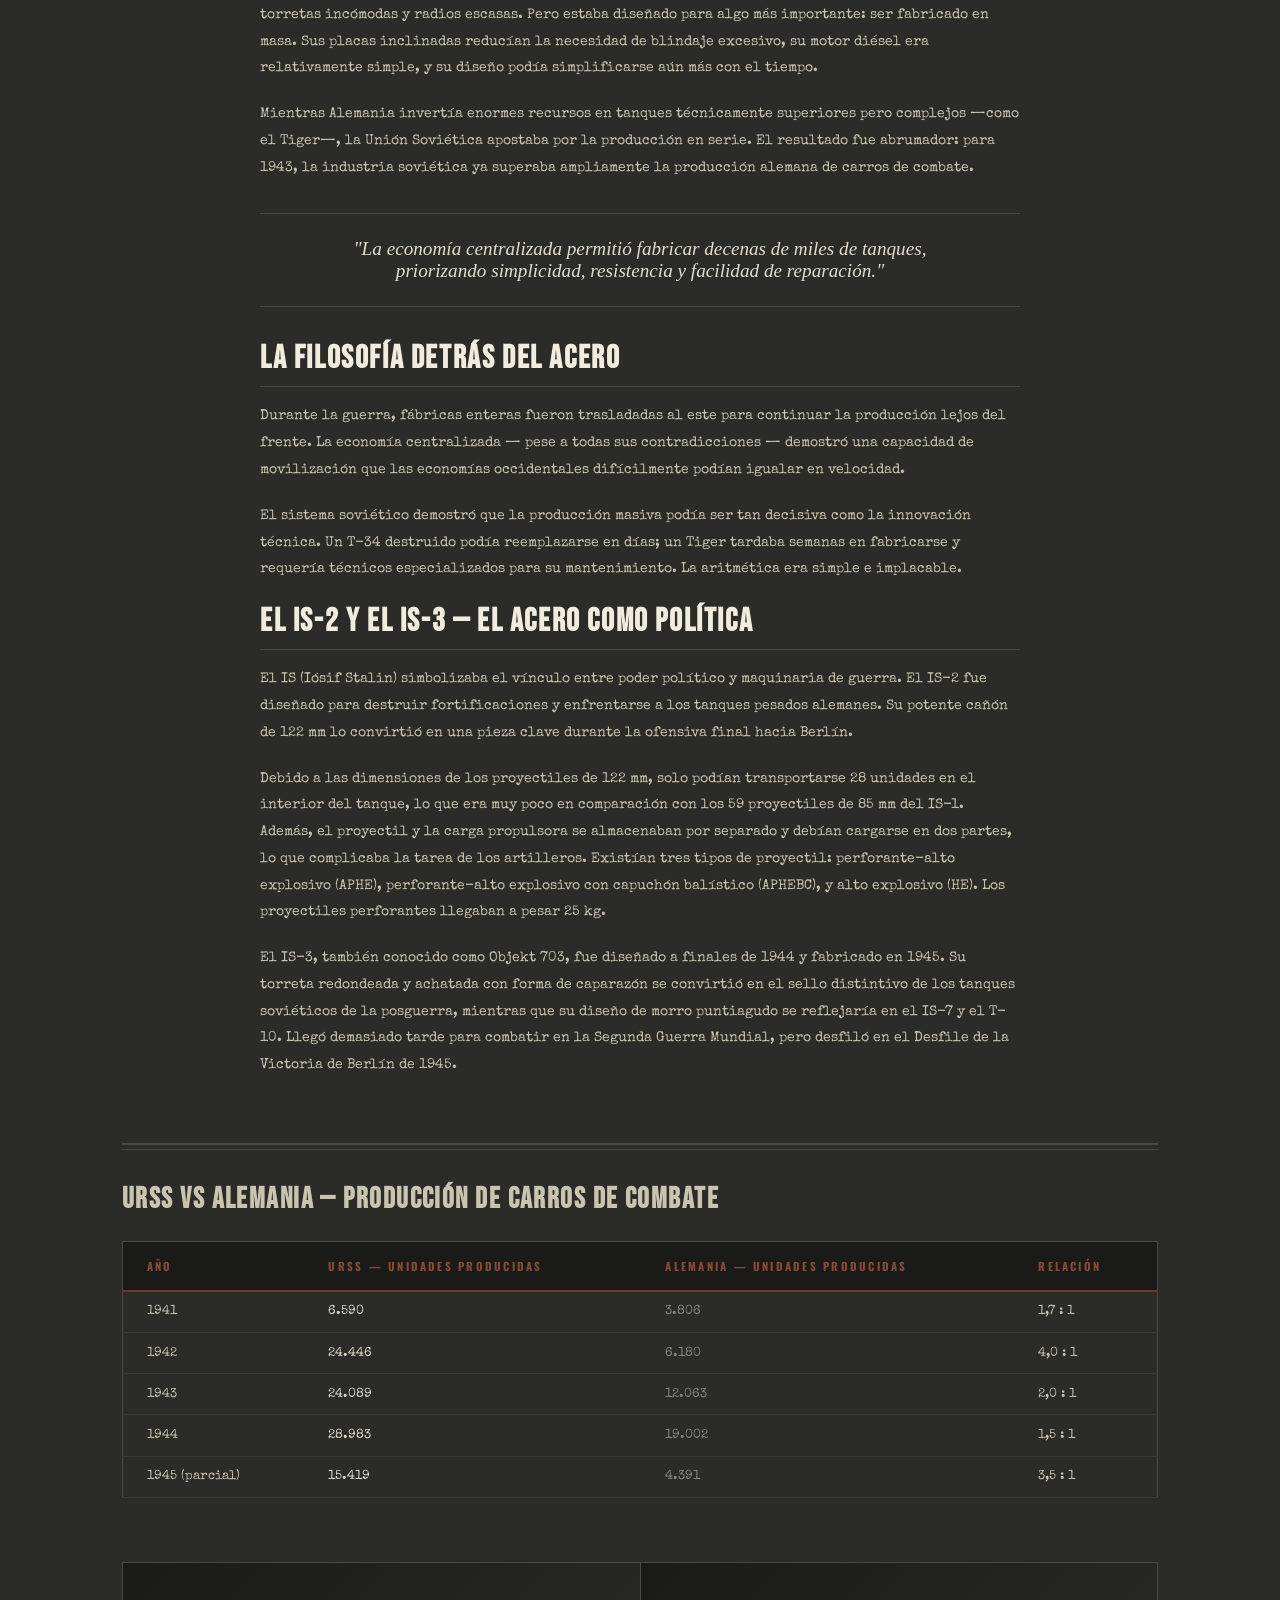
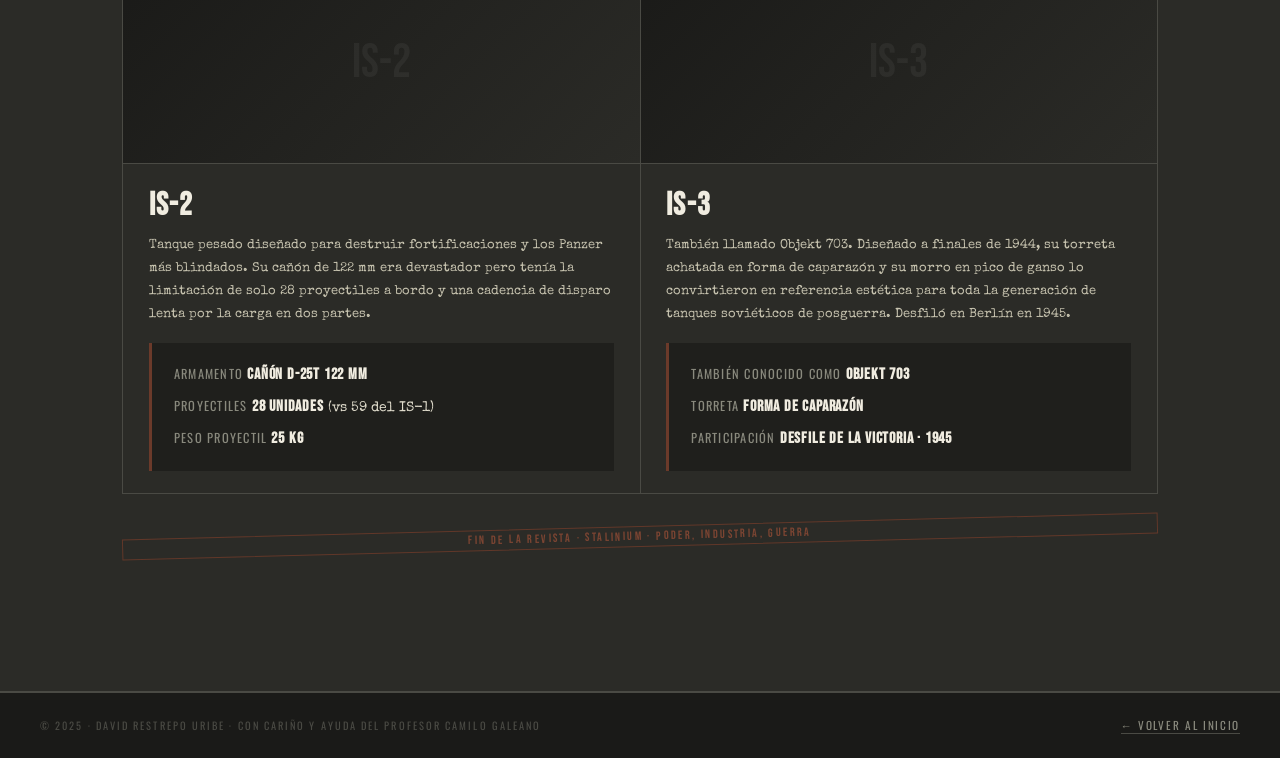
<file: seccion3.html>
<!DOCTYPE html>
<html lang="es">
<head>
  <meta charset="UTF-8">
  <meta name="viewport" content="width=device-width, initial-scale=1.0">
  <title>Stalinium — Producción en Masa</title>
  <link rel="stylesheet" href="style.css">
</head>
<body id="sec3">

  <nav class="site-nav">
    <a href="index.html" class="nav-brand">STALINIUM<span>.</span></a>
    <ul class="nav-links">
      <li><a href="seccion1.html">I — Los Tanques</a></li>
      <li><a href="seccion2.html">II — Contramedidas</a></li>
      <li><a href="seccion3.html" class="active">III — Producción en Masa</a></li>
    </ul>
  </nav>

  <main class="page-wrapper">

    <!-- HERO -->
    <div class="section-hero">
      <span class="section-num">III</span>
      <p class="eyebrow">Sección 03 &nbsp;·&nbsp; Industria de Guerra</p>
      <h1>PRODUCCIÓN<br>EN MASA</h1>
      <p class="subtitle">El éxodo industrial que ganó la guerra</p>
    </div>

    <div class="content-area">

      <!-- ── BLOQUE INTRO ── -->
      <div class="production-lead">
        <div class="production-lead-img">
          <div class="img-placeholder">⚙</div>
        </div>
        <div class="production-lead-body">
          <span class="p-eyebrow">Operación de evacuación · 1941</span>
          <h2>LA GRAN<br>RETIRADA<br>INDUSTRIAL</h2>
          <p>Miles de máquinas, ingenieros y obreros fueron evacuados hacia los Urales, Siberia y Asia Central cuando la Alemania nazi lanzó la Operación Barbarroja en 1941. Ciudades como Nizhni Taguil se transformaron en colosos industriales casi de la noche a la mañana.</p>
          <p>Allí, lejos del frente, las fábricas comenzaron a producir tanques sin descanso, bajo un sistema que no permitía errores ni retrasos.</p>
          <div class="ficha">
            <span>Consigna</span> <strong>Cantidad · Rapidez · Funcionalidad</strong><br>
            <span>Destino</span> <strong>Urales · Siberia · Asia Central</strong><br>
            <span>Ciudad clave</span> <strong>Nizhni Taguil</strong>
          </div>
        </div>
      </div>

      <!-- ── CIFRAS ── -->
      <div class="stats-row">
        <div class="stat-box">
          <div class="stat-num">84<span class="stat-unit">K</span></div>
          <span class="stat-label">T-34 producidos en total</span>
        </div>
        <div class="stat-box">
          <div class="stat-num">1943</div>
          <span class="stat-label">Año en que la URSS superó a Alemania en producción</span>
        </div>
        <div class="stat-box">
          <div class="stat-num">1.500<span class="stat-unit">+</span></div>
          <span class="stat-label">Fábricas evacuadas al este</span>
        </div>
        <div class="stat-box">
          <div class="stat-num">3<span class="stat-unit">:1</span></div>
          <span class="stat-label">Relación de producción URSS vs Alemania en 1944</span>
        </div>
      </div>

      <!-- ── ARTÍCULO LARGO ── -->
      <div class="long-article">

        <h3>El T-34 como símbolo industrial</h3>
        <p>El T-34 no fue el tanque más refinado del mundo. Sus primeras versiones tenían ópticas deficientes, torretas incómodas y radios escasas. Pero estaba diseñado para algo más importante: ser fabricado en masa. Sus placas inclinadas reducían la necesidad de blindaje excesivo, su motor diésel era relativamente simple, y su diseño podía simplificarse aún más con el tiempo.</p>
        <p>Mientras Alemania invertía enormes recursos en tanques técnicamente superiores pero complejos —como el Tiger—, la Unión Soviética apostaba por la producción en serie. El resultado fue abrumador: para 1943, la industria soviética ya superaba ampliamente la producción alemana de carros de combate.</p>

        <div class="pullquote">
          "La economía centralizada permitió fabricar decenas de miles de tanques,<br>priorizando simplicidad, resistencia y facilidad de reparación."
        </div>

        <h3>La filosofía detrás del acero</h3>
        <p>Durante la guerra, fábricas enteras fueron trasladadas al este para continuar la producción lejos del frente. La economía centralizada — pese a todas sus contradicciones — demostró una capacidad de movilización que las economías occidentales difícilmente podían igualar en velocidad.</p>
        <p>El sistema soviético demostró que la producción masiva podía ser tan decisiva como la innovación técnica. Un T-34 destruido podía reemplazarse en días; un Tiger tardaba semanas en fabricarse y requería técnicos especializados para su mantenimiento. La aritmética era simple e implacable.</p>

        <h3>El IS-2 y el IS-3 — El acero como política</h3>
        <p>El IS (Iósif Stalin) simbolizaba el vínculo entre poder político y maquinaria de guerra. El IS-2 fue diseñado para destruir fortificaciones y enfrentarse a los tanques pesados alemanes. Su potente cañón de 122 mm lo convirtió en una pieza clave durante la ofensiva final hacia Berlín.</p>
        <p>Debido a las dimensiones de los proyectiles de 122 mm, solo podían transportarse 28 unidades en el interior del tanque, lo que era muy poco en comparación con los 59 proyectiles de 85 mm del IS-1. Además, el proyectil y la carga propulsora se almacenaban por separado y debían cargarse en dos partes, lo que complicaba la tarea de los artilleros. Existían tres tipos de proyectil: perforante-alto explosivo (APHE), perforante-alto explosivo con capuchón balístico (APHEBC), y alto explosivo (HE). Los proyectiles perforantes llegaban a pesar 25 kg.</p>
        <p>El IS-3, también conocido como Objekt 703, fue diseñado a finales de 1944 y fabricado en 1945. Su torreta redondeada y achatada con forma de caparazón se convirtió en el sello distintivo de los tanques soviéticos de la posguerra, mientras que su diseño de morro puntiagudo se reflejaría en el IS-7 y el T-10. Llegó demasiado tarde para combatir en la Segunda Guerra Mundial, pero desfiló en el Desfile de la Victoria de Berlín de 1945.</p>

      </div>

      <!-- ── TABLA COMPARATIVA ── -->
      <hr class="divider">
      <h3 style="font-family:'Bebas Neue',sans-serif;font-size:1.8rem;color:var(--paper);letter-spacing:0.05em;margin-bottom:1.5rem;">
        URSS vs Alemania — Producción de carros de combate
      </h3>

      <table class="compare-table">
        <thead>
          <tr>
            <th>Año</th>
            <th>URSS — Unidades producidas</th>
            <th>Alemania — Unidades producidas</th>
            <th>Relación</th>
          </tr>
        </thead>
        <tbody>
          <tr>
            <td>1941</td>
            <td class="ussr">6.590</td>
            <td class="ger">3.806</td>
            <td>1,7 : 1</td>
          </tr>
          <tr>
            <td>1942</td>
            <td class="ussr">24.446</td>
            <td class="ger">6.180</td>
            <td>4,0 : 1</td>
          </tr>
          <tr>
            <td>1943</td>
            <td class="ussr">24.089</td>
            <td class="ger">12.063</td>
            <td>2,0 : 1</td>
          </tr>
          <tr>
            <td>1944</td>
            <td class="ussr">28.983</td>
            <td class="ger">19.002</td>
            <td>1,5 : 1</td>
          </tr>
          <tr>
            <td>1945 (parcial)</td>
            <td class="ussr">15.419</td>
            <td class="ger">4.391</td>
            <td>3,5 : 1</td>
          </tr>
        </tbody>
      </table>

      <!-- ── IS-2 / IS-3 FICHAS ── -->
      <div class="tank-row" style="margin-bottom:2rem;">
        <div class="tank-mini">
          <div class="tank-mini-img">
            <div class="img-placeholder">IS-2</div>
          </div>
          <div class="tank-mini-body">
            <h3>IS-2</h3>
            <p>Tanque pesado diseñado para destruir fortificaciones y los Panzer más blindados. Su cañón de 122 mm era devastador pero tenía la limitación de solo 28 proyectiles a bordo y una cadencia de disparo lenta por la carga en dos partes.</p>
            <div class="ficha" style="margin-top:1rem;">
              <span>Armamento</span> <strong>Cañón D-25T 122 mm</strong><br>
              <span>Proyectiles</span> <strong>28 unidades</strong> (vs 59 del IS-1)<br>
              <span>Peso proyectil</span> <strong>25 kg</strong>
            </div>
          </div>
        </div>
        <div class="tank-mini">
          <div class="tank-mini-img">
            <div class="img-placeholder">IS-3</div>
          </div>
          <div class="tank-mini-body">
            <h3>IS-3</h3>
            <p>También llamado Objekt 703. Diseñado a finales de 1944, su torreta achatada en forma de caparazón y su morro en pico de ganso lo convirtieron en referencia estética para toda la generación de tanques soviéticos de posguerra. Desfiló en Berlín en 1945.</p>
            <div class="ficha" style="margin-top:1rem;">
              <span>También conocido como</span> <strong>Objekt 703</strong><br>
              <span>Torreta</span> <strong>Forma de caparazón</strong><br>
              <span>Participación</span> <strong>Desfile de la Victoria · 1945</strong>
            </div>
          </div>
        </div>
      </div>

      <span class="stamp" style="display:block;text-align:center;margin-bottom:3rem;">
        Fin de la revista · Stalinium · Poder, Industria, Guerra
      </span>

    </div><!-- /content-area -->

    <footer class="page-footer">
      <p>© 2025 · David Restrepo Uribe · Con cariño y ayuda del profesor Camilo Galeano</p>
      <a href="index.html" class="back-home">← Volver al inicio</a>
    </footer>

  </main>
</body>
</html>
</file>
<file: style.css>
/* ============================================
   STALINIUM — Estilos globales
   Estética: Industrial / WWII / Papel viejo
   ============================================ */

@import url('https://fonts.googleapis.com/css2?family=Bebas+Neue&family=Special+Elite&family=Oswald:wght@300;400;600;700&family=IM+Fell+English:ital@0;1&display=swap');

/* --- Variables --- */
:root {
  --ink:        #1a1a18;
  --dark:       #2b2b27;
  --mid:        #4a4a44;
  --light:      #8a8a7e;
  --paper:      #c8c4b0;
  --paper-dark: #a8a490;
  --paper-pale: #e2dece;
  --cream:      #f0ece0;
  --rust:       #6b3a2a;
  --rust-light: #8b4a35;
  --shadow:     rgba(10, 10, 8, 0.55);
}

/* --- Reset --- */
*, *::before, *::after {
  margin: 0; padding: 0;
  box-sizing: border-box;
}

html { scroll-behavior: smooth; }

body {
  background-color: var(--dark);
  color: var(--paper);
  font-family: 'Special Elite', cursive;
  overflow-x: hidden;
}

/* --- Grain overlay para todo el sitio --- */
body::before {
  content: '';
  position: fixed;
  inset: 0;
  background-image: url("data:image/svg+xml,%3Csvg xmlns='http://www.w3.org/2000/svg' width='300' height='300'%3E%3Cfilter id='noise'%3E%3CfeTurbulence type='fractalNoise' baseFrequency='0.85' numOctaves='4' stitchTiles='stitch'/%3E%3C/filter%3E%3Crect width='300' height='300' filter='url(%23noise)' opacity='0.07'/%3E%3C/svg%3E");
  pointer-events: none;
  z-index: 9999;
  opacity: 0.4;
}

/* ============================================
   COMPONENTES COMPARTIDOS
   ============================================ */

/* Línea divisora estilo prensa */
.divider {
  border: none;
  border-top: 2px solid var(--mid);
  margin: 2rem 0;
  position: relative;
}
.divider::after {
  content: '';
  display: block;
  border-top: 1px solid var(--mid);
  margin-top: 4px;
}

/* Etiqueta clasificada */
.stamp {
  display: inline-block;
  font-family: 'Bebas Neue', sans-serif;
  font-size: 0.75rem;
  letter-spacing: 0.2em;
  color: var(--rust-light);
  border: 1px solid var(--rust);
  padding: 2px 10px;
  text-transform: uppercase;
  opacity: 0.85;
  transform: rotate(-1.5deg);
}

/* Ficha técnica de tanque */
.ficha {
  background: rgba(26,26,24,0.7);
  border-left: 3px solid var(--rust);
  padding: 1rem 1.4rem;
  font-size: 0.88rem;
  line-height: 2;
  color: var(--paper-pale);
}
.ficha span {
  color: var(--light);
  font-family: 'Oswald', sans-serif;
  font-size: 0.78rem;
  letter-spacing: 0.1em;
  text-transform: uppercase;
}
.ficha strong {
  color: var(--cream);
  font-family: 'Bebas Neue', sans-serif;
  font-size: 1rem;
  letter-spacing: 0.05em;
}

/* ============================================
   NAVIGATION — Compartida entre páginas
   ============================================ */

.site-nav {
  position: sticky;
  top: 0;
  z-index: 100;
  background: var(--ink);
  border-bottom: 2px solid var(--rust);
  display: flex;
  align-items: center;
  justify-content: space-between;
  padding: 0.6rem 2.5rem;
  gap: 1rem;
}

.site-nav .nav-brand {
  font-family: 'Bebas Neue', sans-serif;
  font-size: 1.5rem;
  letter-spacing: 0.15em;
  color: var(--cream);
  text-decoration: none;
}
.site-nav .nav-brand span {
  color: var(--rust-light);
}

.site-nav .nav-links {
  display: flex;
  gap: 0.3rem;
  list-style: none;
}

.site-nav .nav-links a {
  font-family: 'Oswald', sans-serif;
  font-size: 0.8rem;
  font-weight: 600;
  letter-spacing: 0.15em;
  text-transform: uppercase;
  color: var(--light);
  text-decoration: none;
  padding: 0.5rem 1rem;
  border: 1px solid transparent;
  transition: all 0.2s;
}
.site-nav .nav-links a:hover,
.site-nav .nav-links a.active {
  color: var(--cream);
  border-color: var(--mid);
  background: rgba(255,255,255,0.04);
}

/* ============================================
   HOME — index.html
   ============================================ */

body#home {
  background: var(--ink);
  min-height: 100vh;
  display: flex;
  flex-direction: column;
}

.home-hero {
  flex: 1;
  display: flex;
  flex-direction: column;
  align-items: center;
  justify-content: center;
  text-align: center;
  padding: 6rem 2rem 4rem;
  position: relative;
  overflow: hidden;
}

/* Fondo rayado tipo impresión tipográfica antigua */
.home-hero::before {
  content: '';
  position: absolute;
  inset: 0;
  background: repeating-linear-gradient(
    0deg,
    transparent,
    transparent 3px,
    rgba(255,255,255,0.012) 3px,
    rgba(255,255,255,0.012) 4px
  );
  pointer-events: none;
}

.home-hero::after {
  content: '';
  position: absolute;
  bottom: 0; left: 0; right: 0;
  height: 200px;
  background: linear-gradient(to bottom, transparent, var(--ink));
  pointer-events: none;
}

.home-eyebrow {
  font-family: 'Oswald', sans-serif;
  font-size: 0.7rem;
  letter-spacing: 0.4em;
  color: var(--rust-light);
  text-transform: uppercase;
  margin-bottom: 1.5rem;
}

.home-title {
  font-family: 'Bebas Neue', sans-serif;
  font-size: clamp(5rem, 18vw, 14rem);
  line-height: 0.9;
  letter-spacing: 0.03em;
  color: var(--paper);
  text-shadow: 4px 4px 0 rgba(0,0,0,0.5);
  position: relative;
}

.home-title .outline {
  -webkit-text-stroke: 1px var(--paper-dark);
  color: transparent;
}

.home-subtitle {
  font-family: 'Oswald', sans-serif;
  font-size: clamp(0.8rem, 2vw, 1.1rem);
  letter-spacing: 0.5em;
  color: var(--light);
  text-transform: uppercase;
  margin: 1.5rem 0 3rem;
  font-weight: 300;
}

.home-nav-grid {
  display: grid;
  grid-template-columns: repeat(3, 1fr);
  gap: 1px;
  width: 100%;
  max-width: 900px;
  margin-top: 3rem;
  border: 1px solid var(--mid);
}

.home-nav-card {
  display: flex;
  flex-direction: column;
  justify-content: flex-end;
  padding: 2rem 1.5rem;
  text-decoration: none;
  background: rgba(255,255,255,0.02);
  border-right: 1px solid var(--mid);
  position: relative;
  overflow: hidden;
  transition: background 0.3s;
  min-height: 200px;
}
.home-nav-card:last-child { border-right: none; }
.home-nav-card:hover { background: rgba(255,255,255,0.06); }

.home-nav-card .card-num {
  position: absolute;
  top: 1rem; right: 1.2rem;
  font-family: 'Bebas Neue', sans-serif;
  font-size: 3.5rem;
  color: rgba(255,255,255,0.04);
  line-height: 1;
}

.home-nav-card .card-tag {
  font-family: 'Oswald', sans-serif;
  font-size: 0.65rem;
  letter-spacing: 0.25em;
  color: var(--rust-light);
  text-transform: uppercase;
  margin-bottom: 0.5rem;
}

.home-nav-card .card-title {
  font-family: 'Bebas Neue', sans-serif;
  font-size: 1.8rem;
  letter-spacing: 0.06em;
  color: var(--paper);
  line-height: 1.1;
}

.home-nav-card .card-desc {
  font-family: 'Special Elite', cursive;
  font-size: 0.75rem;
  color: var(--light);
  margin-top: 0.4rem;
  line-height: 1.5;
}

.home-footer {
  text-align: center;
  padding: 2rem;
  font-family: 'Oswald', sans-serif;
  font-size: 0.65rem;
  letter-spacing: 0.2em;
  color: var(--mid);
  text-transform: uppercase;
  border-top: 1px solid rgba(255,255,255,0.05);
}

/* ============================================
   LAYOUT BASE — Secciones
   ============================================ */

.page-wrapper {
  min-height: 100vh;
  background: var(--dark);
}

/* Hero de sección */
.section-hero {
  position: relative;
  padding: 5rem 2rem 4rem;
  text-align: center;
  border-bottom: 2px solid var(--mid);
  overflow: hidden;
}

.section-hero::before {
  content: '';
  position: absolute;
  inset: 0;
  background: repeating-linear-gradient(
    -45deg,
    transparent,
    transparent 20px,
    rgba(255,255,255,0.008) 20px,
    rgba(255,255,255,0.008) 21px
  );
}

.section-hero .section-num {
  font-family: 'Bebas Neue', sans-serif;
  font-size: 12rem;
  color: rgba(255,255,255,0.03);
  position: absolute;
  top: 50%; left: 50%;
  transform: translate(-50%, -50%);
  line-height: 1;
  pointer-events: none;
  white-space: nowrap;
}

.section-hero .eyebrow {
  font-family: 'Oswald', sans-serif;
  font-size: 0.7rem;
  letter-spacing: 0.35em;
  color: var(--rust-light);
  text-transform: uppercase;
  margin-bottom: 1rem;
  position: relative;
}

.section-hero h1 {
  font-family: 'Bebas Neue', sans-serif;
  font-size: clamp(3.5rem, 10vw, 7rem);
  letter-spacing: 0.04em;
  color: var(--paper);
  line-height: 1;
  position: relative;
  text-shadow: 3px 3px 0 rgba(0,0,0,0.4);
}

.section-hero .subtitle {
  font-family: 'IM Fell English', serif;
  font-style: italic;
  font-size: 1rem;
  color: var(--light);
  margin-top: 1rem;
  position: relative;
}

/* Contenido principal */
.content-area {
  max-width: 1100px;
  margin: 0 auto;
  padding: 4rem 2rem 6rem;
}

/* Footer de sección */
.page-footer {
  background: var(--ink);
  border-top: 2px solid var(--mid);
  padding: 1.5rem 2.5rem;
  display: flex;
  align-items: center;
  justify-content: space-between;
}
.page-footer p {
  font-family: 'Oswald', sans-serif;
  font-size: 0.65rem;
  letter-spacing: 0.2em;
  color: var(--mid);
  text-transform: uppercase;
}
.page-footer .back-home {
  font-family: 'Oswald', sans-serif;
  font-size: 0.7rem;
  letter-spacing: 0.15em;
  color: var(--light);
  text-decoration: none;
  text-transform: uppercase;
  border-bottom: 1px solid var(--mid);
  transition: color 0.2s, border-color 0.2s;
}
.page-footer .back-home:hover {
  color: var(--cream);
  border-color: var(--rust-light);
}

/* ============================================
   SECCIÓN 1 — Los Tanques
   ============================================ */

/* Tarjeta de tanque principal */
.tank-card {
  display: grid;
  grid-template-columns: 1fr 1fr;
  gap: 0;
  border: 1px solid var(--mid);
  margin-bottom: 4rem;
  background: rgba(10,10,8,0.4);
  position: relative;
}

.tank-card.reverse { direction: rtl; }
.tank-card.reverse > * { direction: ltr; }

.tank-card-img {
  background: var(--ink);
  overflow: hidden;
  min-height: 320px;
  position: relative;
}
.tank-card-img img {
  width: 100%; height: 100%;
  object-fit: cover;
  filter: grayscale(100%) contrast(1.1) brightness(0.85);
  display: block;
}
/* Placeholder gris cuando no hay imagen */
.tank-card-img .img-placeholder {
  width: 100%; height: 100%;
  min-height: 320px;
  display: flex;
  align-items: center;
  justify-content: center;
  background: linear-gradient(135deg, #1a1a18, #2b2b27);
  font-family: 'Bebas Neue', sans-serif;
  font-size: 5rem;
  color: rgba(255,255,255,0.05);
  letter-spacing: 0.1em;
}

.tank-card-body {
  padding: 2rem 2.5rem;
  display: flex;
  flex-direction: column;
  justify-content: center;
  gap: 1rem;
  border-left: 1px solid var(--mid);
}
.tank-card.reverse .tank-card-body {
  border-left: none;
  border-right: 1px solid var(--mid);
}

.tank-card-body .tank-designation {
  font-family: 'Oswald', sans-serif;
  font-size: 0.65rem;
  letter-spacing: 0.35em;
  color: var(--rust-light);
  text-transform: uppercase;
}

.tank-card-body h2 {
  font-family: 'Bebas Neue', sans-serif;
  font-size: 3.5rem;
  letter-spacing: 0.03em;
  color: var(--cream);
  line-height: 1;
}

.tank-card-body .tank-subtitle {
  font-family: 'IM Fell English', serif;
  font-style: italic;
  font-size: 0.9rem;
  color: var(--paper-dark);
  border-left: 2px solid var(--rust);
  padding-left: 0.8rem;
  margin: 0.3rem 0;
}

.tank-card-body p {
  font-size: 0.85rem;
  line-height: 1.8;
  color: var(--paper);
}

/* Galería de tanques secundarios */
.tank-row {
  display: grid;
  grid-template-columns: 1fr 1fr;
  gap: 1px;
  border: 1px solid var(--mid);
  margin-bottom: 4rem;
  background: var(--mid);
}

.tank-mini {
  background: var(--dark);
  padding: 0;
  display: flex;
  flex-direction: column;
}

.tank-mini-img {
  height: 200px;
  background: var(--ink);
  overflow: hidden;
  position: relative;
}
.tank-mini-img .img-placeholder {
  width: 100%; height: 100%;
  display: flex; align-items: center; justify-content: center;
  background: linear-gradient(135deg, #1a1a18, #2b2b27);
  font-family: 'Bebas Neue', sans-serif;
  font-size: 3rem;
  color: rgba(255,255,255,0.05);
}

.tank-mini-body {
  padding: 1.4rem 1.6rem;
  flex: 1;
  border-top: 1px solid var(--mid);
}
.tank-mini-body h3 {
  font-family: 'Bebas Neue', sans-serif;
  font-size: 2rem;
  color: var(--cream);
  letter-spacing: 0.04em;
  margin-bottom: 0.6rem;
}
.tank-mini-body p {
  font-size: 0.82rem;
  line-height: 1.75;
  color: var(--paper);
}

/* Bloque de guerra de invierno */
.war-block {
  border: 1px solid var(--mid);
  padding: 3rem;
  margin-bottom: 4rem;
  position: relative;
  background: rgba(10,10,8,0.3);
}
.war-block::before {
  content: 'DOCUMENTO CLASIFICADO';
  position: absolute;
  top: -0.6rem; left: 2rem;
  background: var(--dark);
  padding: 0 0.8rem;
  font-family: 'Oswald', sans-serif;
  font-size: 0.6rem;
  letter-spacing: 0.3em;
  color: var(--rust);
  text-transform: uppercase;
}
.war-block h2 {
  font-family: 'Bebas Neue', sans-serif;
  font-size: 2.8rem;
  color: var(--paper);
  letter-spacing: 0.05em;
  margin-bottom: 1.5rem;
}
.war-block p {
  font-size: 0.87rem;
  line-height: 1.85;
  color: var(--paper);
  margin-bottom: 1rem;
}
.war-block .highlight {
  background: rgba(107,58,42,0.2);
  border-left: 3px solid var(--rust);
  padding: 1rem 1.5rem;
  margin: 1.5rem 0;
  font-family: 'IM Fell English', serif;
  font-style: italic;
  font-size: 0.9rem;
  color: var(--paper-pale);
}
.war-block .war-conclusion {
  display: grid;
  grid-template-columns: 1fr 1fr 1fr;
  gap: 1px;
  border: 1px solid var(--mid);
  background: var(--mid);
  margin-top: 2rem;
}
.war-conclusion-item {
  background: var(--dark);
  padding: 1.2rem;
  font-size: 0.8rem;
  line-height: 1.7;
  color: var(--paper);
}
.war-conclusion-item strong {
  display: block;
  font-family: 'Oswald', sans-serif;
  font-size: 0.65rem;
  letter-spacing: 0.2em;
  color: var(--rust-light);
  text-transform: uppercase;
  margin-bottom: 0.4rem;
}

/* ============================================
   SECCIÓN 2 — Contramedidas
   ============================================ */

.counter-intro {
  font-family: 'IM Fell English', serif;
  font-size: 1.05rem;
  line-height: 1.9;
  color: var(--paper);
  max-width: 750px;
  margin: 0 auto 3.5rem;
  text-align: center;
  font-style: italic;
}

.counter-grid {
  display: grid;
  grid-template-columns: repeat(3, 1fr);
  gap: 1px;
  background: var(--mid);
  border: 1px solid var(--mid);
  margin-bottom: 4rem;
}

.counter-item {
  background: var(--dark);
  padding: 2rem 1.8rem;
}
.counter-item .counter-icon {
  font-family: 'Bebas Neue', sans-serif;
  font-size: 3rem;
  color: rgba(255,255,255,0.06);
  line-height: 1;
  margin-bottom: 1rem;
}
.counter-item h3 {
  font-family: 'Bebas Neue', sans-serif;
  font-size: 1.4rem;
  letter-spacing: 0.05em;
  color: var(--paper);
  margin-bottom: 0.3rem;
}
.counter-item .counter-sub {
  font-family: 'Oswald', sans-serif;
  font-size: 0.6rem;
  letter-spacing: 0.25em;
  color: var(--rust-light);
  text-transform: uppercase;
  margin-bottom: 0.8rem;
}
.counter-item p {
  font-size: 0.82rem;
  line-height: 1.75;
  color: var(--light);
}

/* Bloque Tiger */
.tiger-block {
  display: grid;
  grid-template-columns: 1.4fr 1fr;
  gap: 0;
  border: 1px solid var(--mid);
  margin-bottom: 4rem;
  background: rgba(10,10,8,0.4);
}

.tiger-block-body {
  padding: 2.5rem 3rem;
  display: flex;
  flex-direction: column;
  justify-content: center;
  gap: 1.2rem;
}
.tiger-block-body .enemy-tag {
  font-family: 'Oswald', sans-serif;
  font-size: 0.65rem;
  letter-spacing: 0.35em;
  color: var(--rust-light);
  text-transform: uppercase;
}
.tiger-block-body h2 {
  font-family: 'Bebas Neue', sans-serif;
  font-size: 4rem;
  letter-spacing: 0.03em;
  color: var(--paper);
  line-height: 1;
}
.tiger-block-body p {
  font-size: 0.87rem;
  line-height: 1.85;
  color: var(--paper);
}
.tiger-block-aside {
  background: rgba(10,10,8,0.5);
  padding: 2.5rem 2rem;
  border-left: 1px solid var(--mid);
  display: flex;
  flex-direction: column;
  justify-content: center;
  gap: 1rem;
}
.tiger-block-aside h4 {
  font-family: 'Oswald', sans-serif;
  font-size: 0.65rem;
  letter-spacing: 0.3em;
  color: var(--rust);
  text-transform: uppercase;
  margin-bottom: 0.5rem;
}

/* Timeline de evolución */
.timeline {
  position: relative;
  padding-left: 2.5rem;
  margin-bottom: 4rem;
}
.timeline::before {
  content: '';
  position: absolute;
  left: 0.7rem;
  top: 0; bottom: 0;
  width: 1px;
  background: var(--mid);
}
.timeline-item {
  position: relative;
  margin-bottom: 2.5rem;
}
.timeline-item::before {
  content: '';
  position: absolute;
  left: -2.1rem;
  top: 0.4rem;
  width: 8px; height: 8px;
  background: var(--rust);
  border: 2px solid var(--dark);
}
.timeline-item .tl-year {
  font-family: 'Bebas Neue', sans-serif;
  font-size: 0.85rem;
  letter-spacing: 0.2em;
  color: var(--rust-light);
}
.timeline-item h3 {
  font-family: 'Bebas Neue', sans-serif;
  font-size: 1.6rem;
  color: var(--paper);
  letter-spacing: 0.04em;
  margin: 0.2rem 0 0.6rem;
}
.timeline-item p {
  font-size: 0.83rem;
  line-height: 1.8;
  color: var(--light);
}

/* ============================================
   SECCIÓN 3 — Producción en Masa
   ============================================ */

.production-lead {
  display: grid;
  grid-template-columns: 1fr 1fr;
  gap: 0;
  border: 1px solid var(--mid);
  margin-bottom: 4rem;
  background: rgba(10,10,8,0.4);
}
.production-lead-img {
  background: var(--ink);
  min-height: 350px;
  overflow: hidden;
  position: relative;
}
.production-lead-img .img-placeholder {
  width: 100%; height: 100%;
  min-height: 350px;
  display: flex; align-items: center; justify-content: center;
  background: linear-gradient(135deg, #111110, #222220);
  font-family: 'Bebas Neue', sans-serif;
  font-size: 6rem;
  color: rgba(255,255,255,0.04);
}
.production-lead-body {
  padding: 3rem 2.5rem;
  border-left: 1px solid var(--mid);
  display: flex;
  flex-direction: column;
  justify-content: center;
  gap: 1.2rem;
}
.production-lead-body .p-eyebrow {
  font-family: 'Oswald', sans-serif;
  font-size: 0.65rem;
  letter-spacing: 0.35em;
  color: var(--rust-light);
  text-transform: uppercase;
}
.production-lead-body h2 {
  font-family: 'Bebas Neue', sans-serif;
  font-size: 3rem;
  letter-spacing: 0.04em;
  color: var(--paper);
  line-height: 1.05;
}
.production-lead-body p {
  font-size: 0.87rem;
  line-height: 1.85;
  color: var(--paper);
}

/* Stats */
.stats-row {
  display: grid;
  grid-template-columns: repeat(4, 1fr);
  gap: 1px;
  background: var(--mid);
  border: 1px solid var(--mid);
  margin-bottom: 4rem;
}
.stat-box {
  background: var(--dark);
  padding: 2rem 1.5rem;
  text-align: center;
}
.stat-box .stat-num {
  font-family: 'Bebas Neue', sans-serif;
  font-size: 3.5rem;
  color: var(--paper);
  line-height: 1;
  letter-spacing: 0.02em;
}
.stat-box .stat-unit {
  font-family: 'Bebas Neue', sans-serif;
  font-size: 1rem;
  color: var(--rust-light);
}
.stat-box .stat-label {
  font-family: 'Oswald', sans-serif;
  font-size: 0.6rem;
  letter-spacing: 0.2em;
  color: var(--light);
  text-transform: uppercase;
  margin-top: 0.5rem;
  display: block;
}

/* Artículo largo */
.long-article {
  max-width: 760px;
  margin: 0 auto 4rem;
}
.long-article h3 {
  font-family: 'Bebas Neue', sans-serif;
  font-size: 2rem;
  letter-spacing: 0.05em;
  color: var(--cream);
  margin-bottom: 1rem;
  padding-bottom: 0.5rem;
  border-bottom: 1px solid var(--mid);
}
.long-article p {
  font-size: 0.88rem;
  line-height: 1.9;
  color: var(--paper);
  margin-bottom: 1.2rem;
}
.long-article .pullquote {
  font-family: 'IM Fell English', serif;
  font-size: 1.2rem;
  font-style: italic;
  color: var(--paper-pale);
  border-top: 1px solid var(--mid);
  border-bottom: 1px solid var(--mid);
  padding: 1.5rem 0;
  margin: 2rem 0;
  text-align: center;
}

/* Comparativa final */
.compare-table {
  width: 100%;
  border-collapse: collapse;
  margin-bottom: 4rem;
  border: 1px solid var(--mid);
}
.compare-table th {
  background: var(--ink);
  font-family: 'Oswald', sans-serif;
  font-size: 0.7rem;
  letter-spacing: 0.2em;
  color: var(--rust-light);
  text-transform: uppercase;
  padding: 1rem 1.5rem;
  text-align: left;
  border-bottom: 2px solid var(--rust);
}
.compare-table td {
  font-family: 'Special Elite', cursive;
  font-size: 0.82rem;
  padding: 0.85rem 1.5rem;
  color: var(--paper);
  border-bottom: 1px solid rgba(138,138,126,0.15);
}
.compare-table tr:hover td {
  background: rgba(255,255,255,0.025);
}
.compare-table .ussr {
  color: var(--paper-pale);
}
.compare-table .ger {
  color: var(--light);
}

/* ============================================
   RESPONSIVE
   ============================================ */
@media (max-width: 768px) {
  .home-nav-grid { grid-template-columns: 1fr; }
  .tank-card,
  .tank-row,
  .tiger-block,
  .production-lead,
  .counter-grid,
  .war-block .war-conclusion {
    grid-template-columns: 1fr;
  }
  .tank-card.reverse { direction: ltr; }
  .stats-row { grid-template-columns: 1fr 1fr; }
  .site-nav { padding: 0.6rem 1.2rem; }
  .site-nav .nav-brand { font-size: 1.1rem; }
  .site-nav .nav-links a { padding: 0.4rem 0.5rem; font-size: 0.7rem; }
}
</file>
